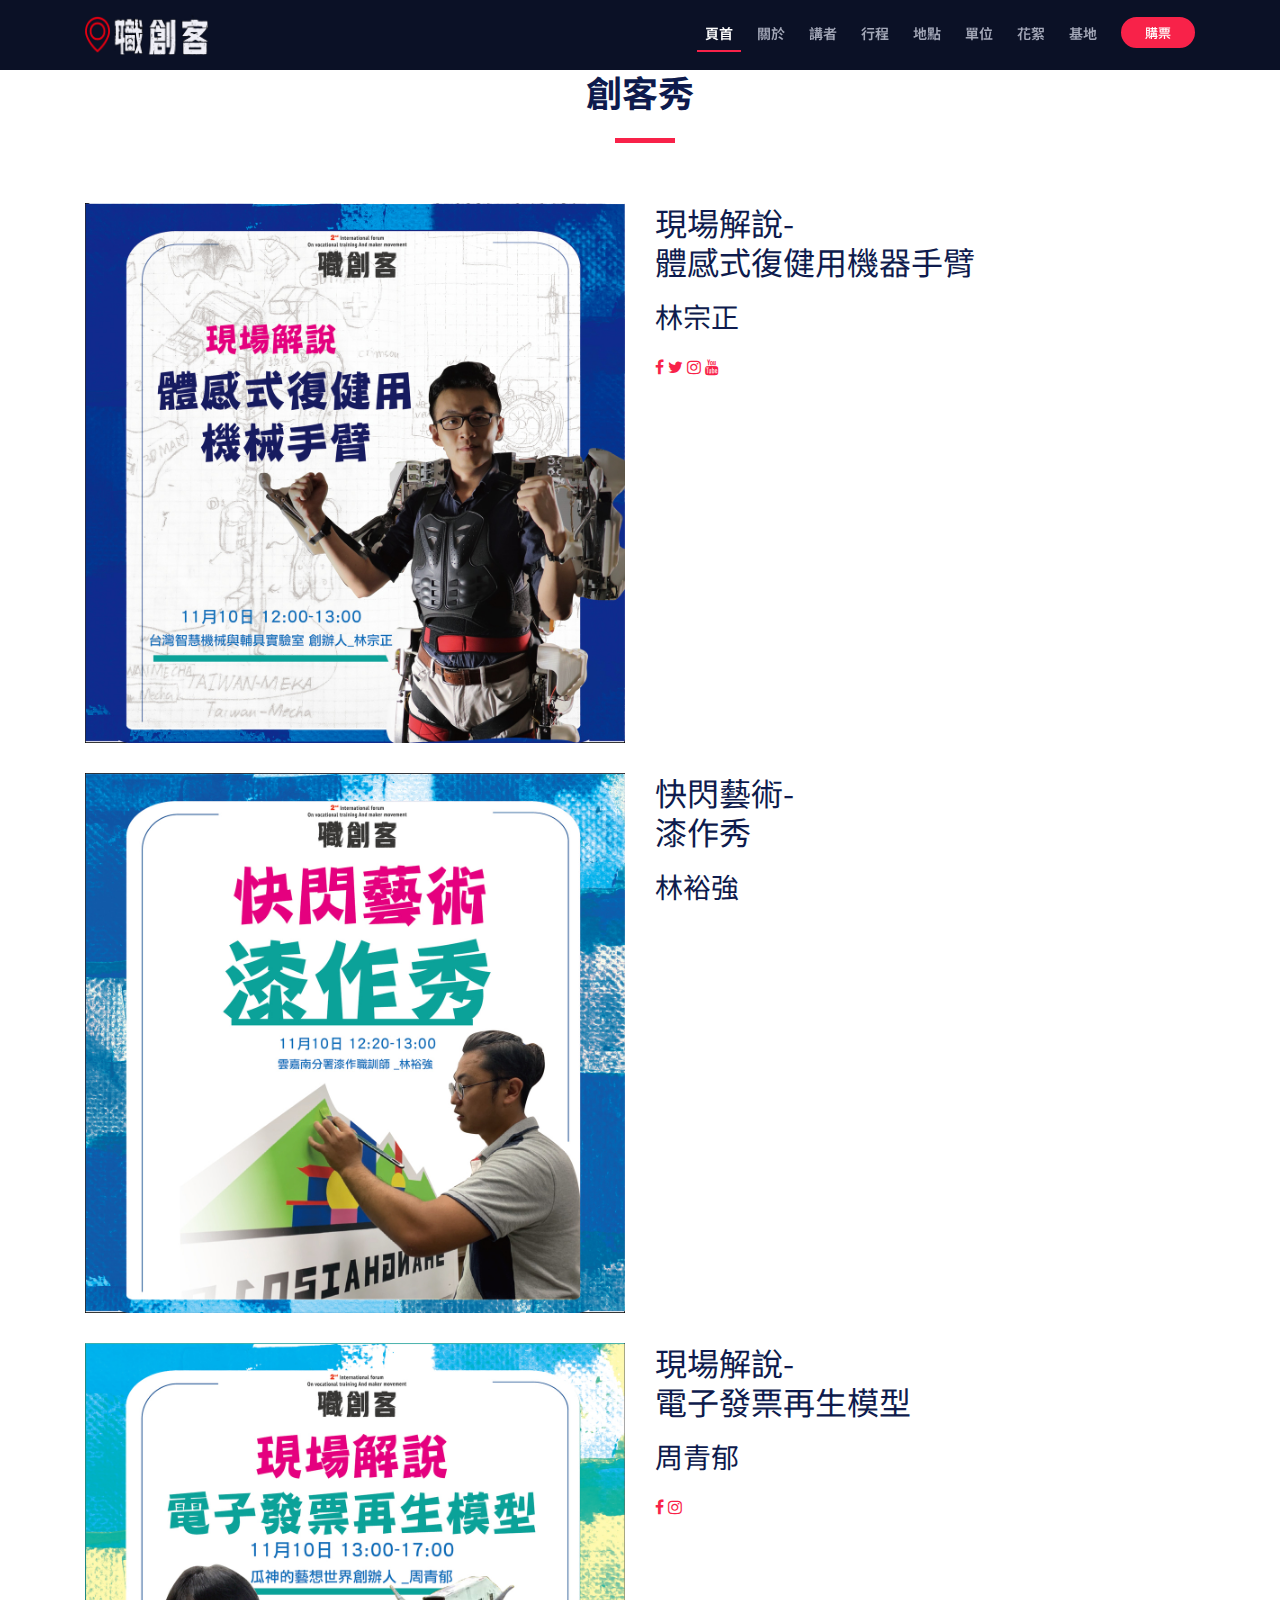
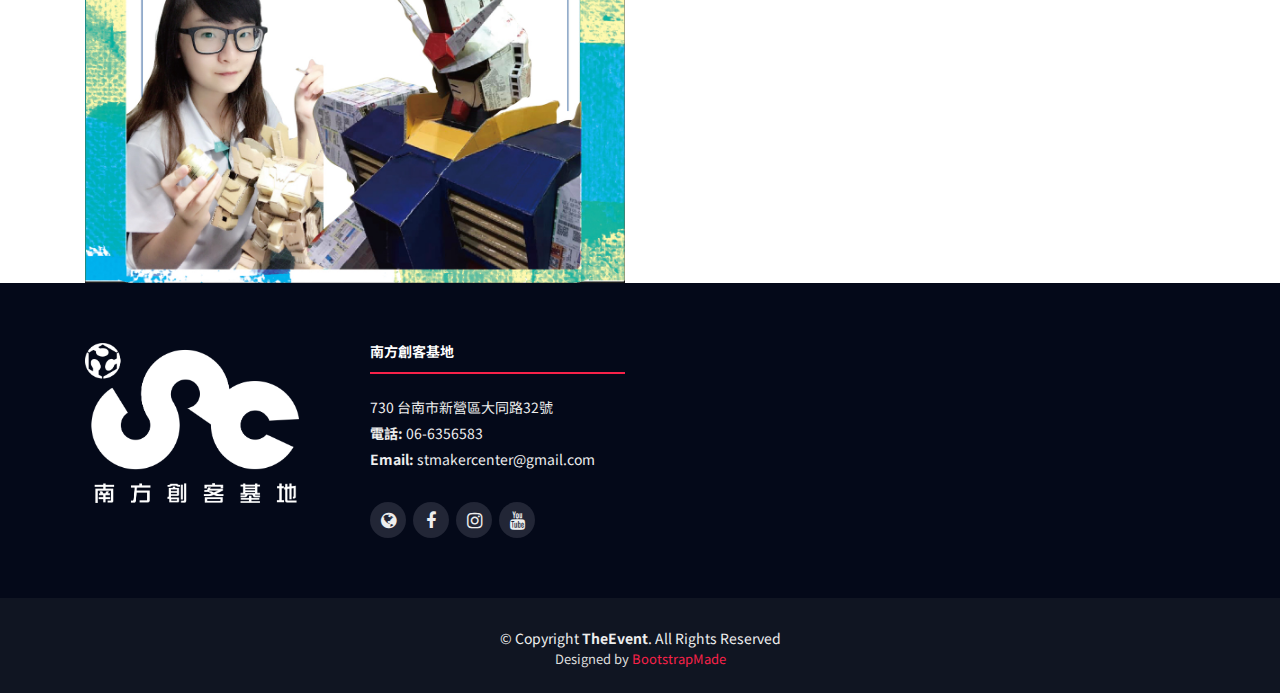
<file: show-details.html>
<!DOCTYPE html>
<html lang="zh-tw">

<head>
  <meta charset="utf-8">
  <title>南方創客基地 - 2019職創客國際研討會</title>
  <meta content="width=device-width, initial-scale=1.0" name="viewport">
  <meta content="" name="keywords">
  <meta content="" name="description">

  <!-- Favicons -->
  <link href="img/favicon.png" rel="icon">
  <link href="img/apple-touch-icon.png" rel="apple-touch-icon">

  <!-- Google Fonts -->
  <link href="https://fonts.googleapis.com/css?family=Noto+Sans+TC:400,500,700,900&display=swap&subset=chinese-traditional" rel="stylesheet">

  <!-- Bootstrap CSS File -->
  <link href="lib/bootstrap/css/bootstrap.min.css" rel="stylesheet">

  <!-- Libraries CSS Files -->
  <link href="lib/font-awesome/css/font-awesome.min.css" rel="stylesheet">
  <link href="lib/animate/animate.min.css" rel="stylesheet">
  <link href="lib/venobox/venobox.css" rel="stylesheet">
  <link href="lib/owlcarousel/assets/owl.carousel.min.css" rel="stylesheet">

  <!-- Main Stylesheet File -->
  <link href="css/style.css" rel="stylesheet">

  <!-- =======================================================
    Theme Name: TheEvent
    Theme URL: https://bootstrapmade.com/theevent-conference-event-bootstrap-template/
    Author: BootstrapMade.com
    License: https://bootstrapmade.com/license/
  ======================================================= -->
</head>

<body>

  <!--==========================
    Header
  ============================-->
  <header id="header" class="header-fixed">
    <div class="container">

      <div id="logo" class="pull-left">
        <!-- Uncomment below if you prefer to use a text logo -->
        <!-- <h1><a href="#main">C<span>o</span>nf</a></h1>-->
        <a href="index.html#intro" class="scrollto"><img src="img/logo.png" alt="" title=""></a>
      </div>

      <nav id="nav-menu-container">
        <ul class="nav-menu">
          <li class="menu-active"><a href="#intro">頁首</a></li>
          <li><a href="index.html#about">關於</a></li>
          <li><a href="index.html#speakers">講者</a></li>
          <li><a href="index.html#schedule">行程</a></li>
          <li><a href="index.html#venue">地點</a></li>
          <!--<li><a href="#hotels">Hotels</a></li>-->
          <li><a href="index.html#supporters">單位</a></li>
          <li><a href="index.html#gallery">花絮</a></li>
          <li><a href="index.html#contact">基地</a></li>
          <li class="buy-tickets"><a href="index.html#buy-tickets">購票</a></li>
        </ul>
      </nav><!-- #nav-menu-container -->
    </div>
  </header><!-- #header -->

  <main id="main" class="main-page">

    <!--==========================
      shows Details Section
    ============================-->
    <section id="show-details" class="wow fadeIn">
      <div class="container">
        <div class="section-header">
          <h2>創客秀</h2>
          <p></p>
        </div>

        <a name="show-1"></a>
         <p></p>
          <div class="row">
            <div class="col-md-6">
              <img src="img/shows/1.jpg" alt="林宗正" class="img-fluid">
            </div>

            <div class="col-md-6">
              <div class="details">
                <h2>現場解說-</br>體感式復健用機器手臂</h2>
                <h3>林宗正</h3>
                <p>
                  <a href="https://www.facebook.com/ethan.lee.94"><i class="fa fa-facebook" aria-hidden="true"></i></a>
                  <a href="https://twitter.com/SpeeddrawingsT?s=09&fbclid=IwAR2apW5fFSNv1tAtQEZw6kkKi4RGIZM7JD_TYN7e8putpmtHWddtFQxCBgk"><i class="fa fa-twitter" aria-hidden="true"></i></a>
                  <a href="https://www.instagram.com/watercolorpencil_art/"><i class="fa fa-instagram" aria-hidden="true"></i></a>
                  <a href="https://www.youtube.com/channel/UCGlwlGkaXHPLRMw6KW0GuEw"><i class="fa fa-youtube" aria-hidden="true"></i></a>
                </p>
                <p></p>
                <p></p>
              </div>
            </div>
          </div>

      <a name="show-2"></a>
       <p></p>
        <div class="row">
          <div class="col-md-6">
            <img src="img/shows/2.jpg" alt="林裕強" class="img-fluid">
          </div>

          <div class="col-md-6">
            <div class="details">
              <h2>快閃藝術-</br>漆作秀</h2>
              <h3>林裕強</h3>
              <p></br></p>
              <p></p>
              <p></p>
              <p></p>
            </div>
          </div>
        </div>

        <a name="show-3"></a>
         <p></p>
          <div class="row">
            <div class="col-md-6">
              <img src="img/shows/3.jpg" alt="周青郁" class="img-fluid">
            </div>

            <div class="col-md-6">
              <div class="details">
                <h2>現場解說-</br>電子發票再生模型</h2>
                <h3>周青郁</h3>
                <p>
                  <a href="https://www.facebook.com/money.122900/"><i class="fa fa-facebook" aria-hidden="true"></i></a>
                  <a href="https://www.instagram.com/money.122900"><i class="fa fa-instagram" aria-hidden="true"></i></a>
                </p>
                <p></br></br></p>
                <p></p>
                <p></p>
              </div>
            </div>
        </div>


      </div>
    </section>

  </main>


  <!--==========================
    Footer
  ============================-->
  <footer id="footer">
    <div class="footer-top">
      <div class="container">
        <div class="row">

          <div class="col-lg-3 col-md-6 footer-info">
              <img src="img/stmclogo.png" alt="Fablab STMC">
              <p></p>
          </div>

          <!--<div class="col-lg-3 col-md-6 footer-links">
            <h4>Useful Links</h4>
            <ul>
              <li><i class="fa fa-angle-right"></i> <a href="#">Home</a></li>
              <li><i class="fa fa-angle-right"></i> <a href="#">About us</a></li>
              <li><i class="fa fa-angle-right"></i> <a href="#">Services</a></li>
              <li><i class="fa fa-angle-right"></i> <a href="#">Terms of service</a></li>
              <li><i class="fa fa-angle-right"></i> <a href="#">Privacy policy</a></li>
            </ul>
          </div>

          <div class="col-lg-3 col-md-6 footer-links">
            <h4>Useful Links</h4>
            <ul>
              <li><i class="fa fa-angle-right"></i> <a href="#">Home</a></li>
              <li><i class="fa fa-angle-right"></i> <a href="#">About us</a></li>
              <li><i class="fa fa-angle-right"></i> <a href="#">Services</a></li>
              <li><i class="fa fa-angle-right"></i> <a href="#">Terms of service</a></li>
              <li><i class="fa fa-angle-right"></i> <a href="#">Privacy policy</a></li>
            </ul>
          </div>-->

          <div class="col-lg-3 col-md-6 footer-contact">
            <h4>南方創客基地</h4>
            <p>
              730 台南市新營區大同路32號 <br>
              <strong>電話:</strong> 06-6356583<br>
              <strong>Email:</strong> stmakercenter@gmail.com<br>
            </p>

            <div class="social-links">
              <a href="https://southmaker.wda.gov.tw/" class="globe"><i class="fa fa-globe"></i></a>
              <a href="https://www.facebook.com/southmaker" class="facebook"><i class="fa fa-facebook"></i></a>
              <a href="https://www.instagram.com/fablab_stmc/" class="instagram"><i class="fa fa-instagram"></i></a>
              <a href="https://www.youtube.com/channel/UCC00gR75LHkbfFDJ-mv2ZuQ" class="youtube"><i class="fa fa-youtube"></i></a>
            </div>

          </div>

        </div>
      </div>
    </div>

    <div class="container">
      <div class="copyright">
        &copy; Copyright <strong>TheEvent</strong>. All Rights Reserved
      </div>
      <div class="credits">
        <!--
          All the links in the footer should remain intact.
          You can delete the links only if you purchased the pro version.
          Licensing information: https://bootstrapmade.com/license/
          Purchase the pro version with working PHP/AJAX contact form: https://bootstrapmade.com/buy/?theme=TheEvent
        -->
        Designed by <a href="https://bootstrapmade.com/">BootstrapMade</a>
      </div>
    </div>
  </footer><!-- #footer -->

  <a href="#" class="back-to-top"><i class="fa fa-angle-up"></i></a>

  <!-- JavaScript Libraries -->
  <script src="lib/jquery/jquery.min.js"></script>
  <script src="lib/jquery/jquery-migrate.min.js"></script>
  <script src="lib/bootstrap/js/bootstrap.bundle.min.js"></script>
  <script src="lib/easing/easing.min.js"></script>
  <script src="lib/superfish/hoverIntent.js"></script>
  <script src="lib/superfish/superfish.min.js"></script>
  <script src="lib/wow/wow.min.js"></script>
  <script src="lib/venobox/venobox.min.js"></script>
  <script src="lib/owlcarousel/owl.carousel.min.js"></script>

  <!-- Contact Form JavaScript File -->
  <script src="contactform/contactform.js"></script>

  <!-- Template Main Javascript File -->
  <script src="js/main.js"></script>
</body>

</html>
</file>
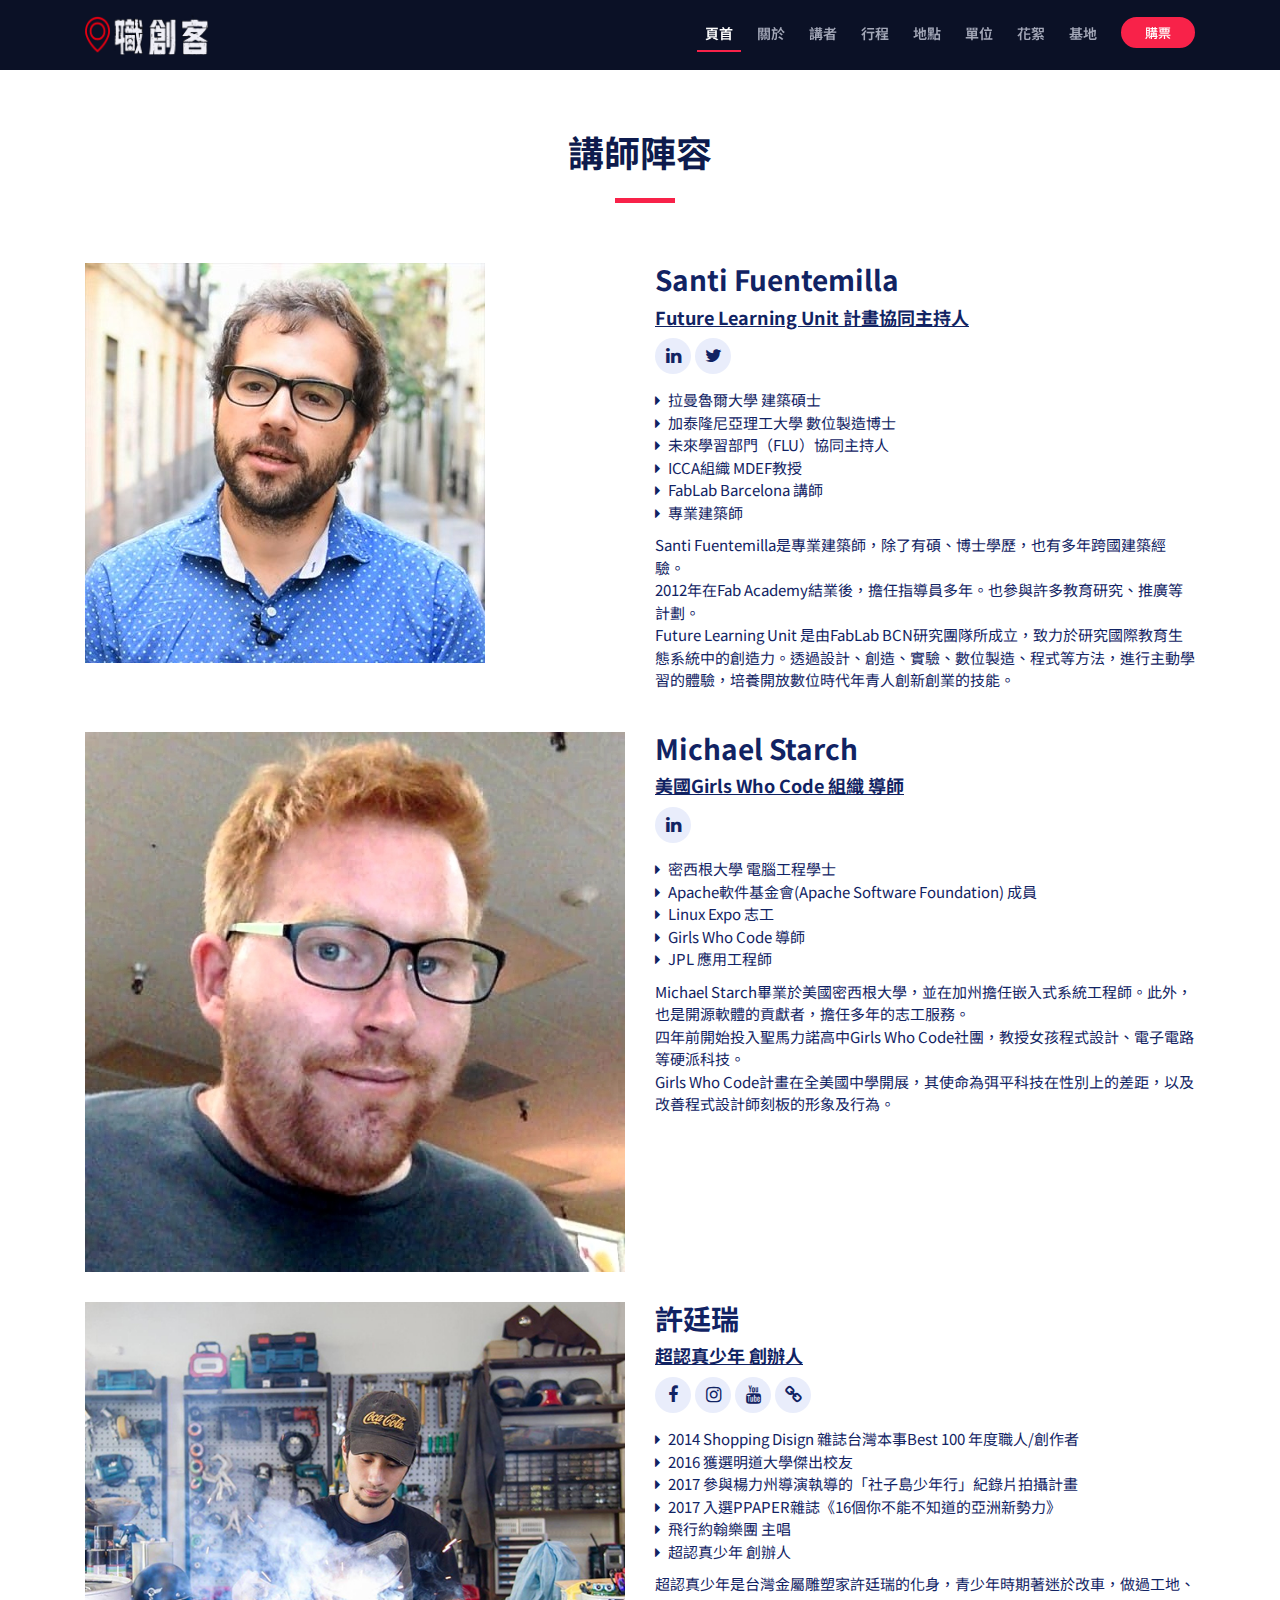
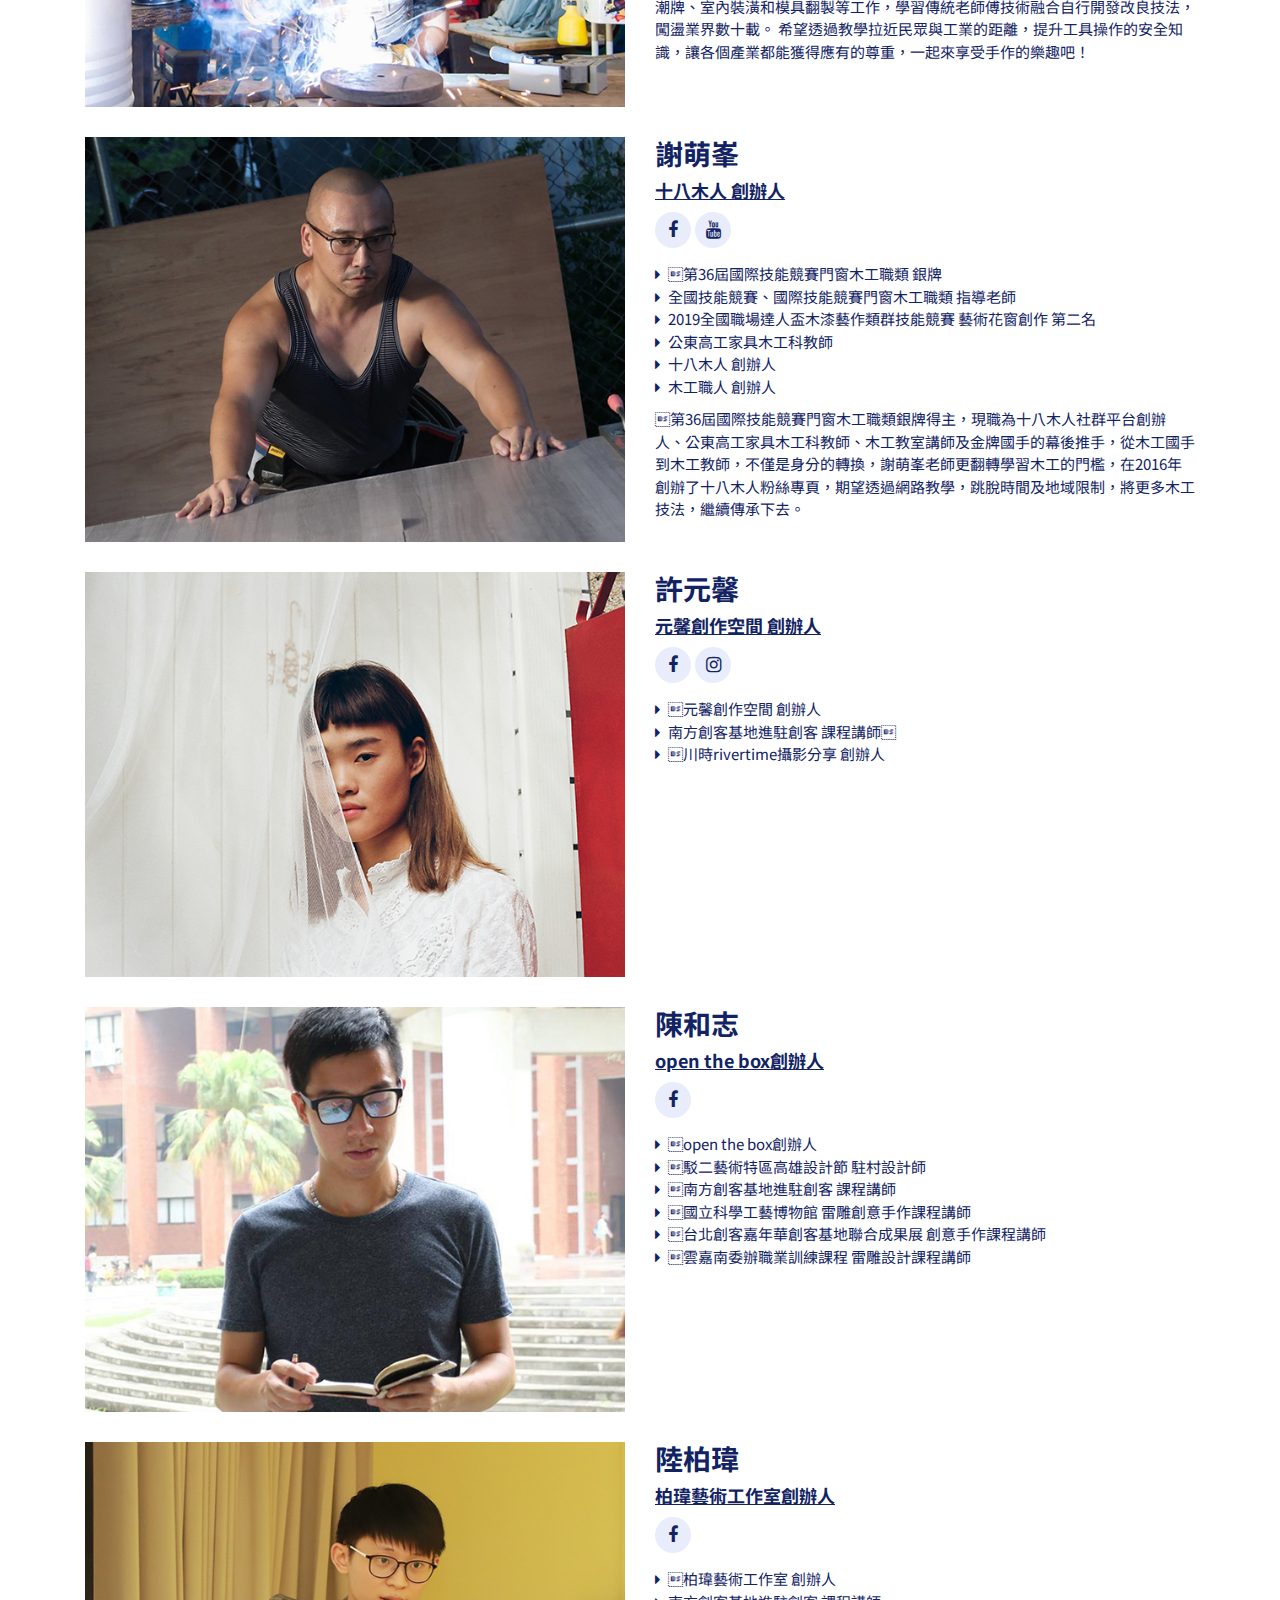
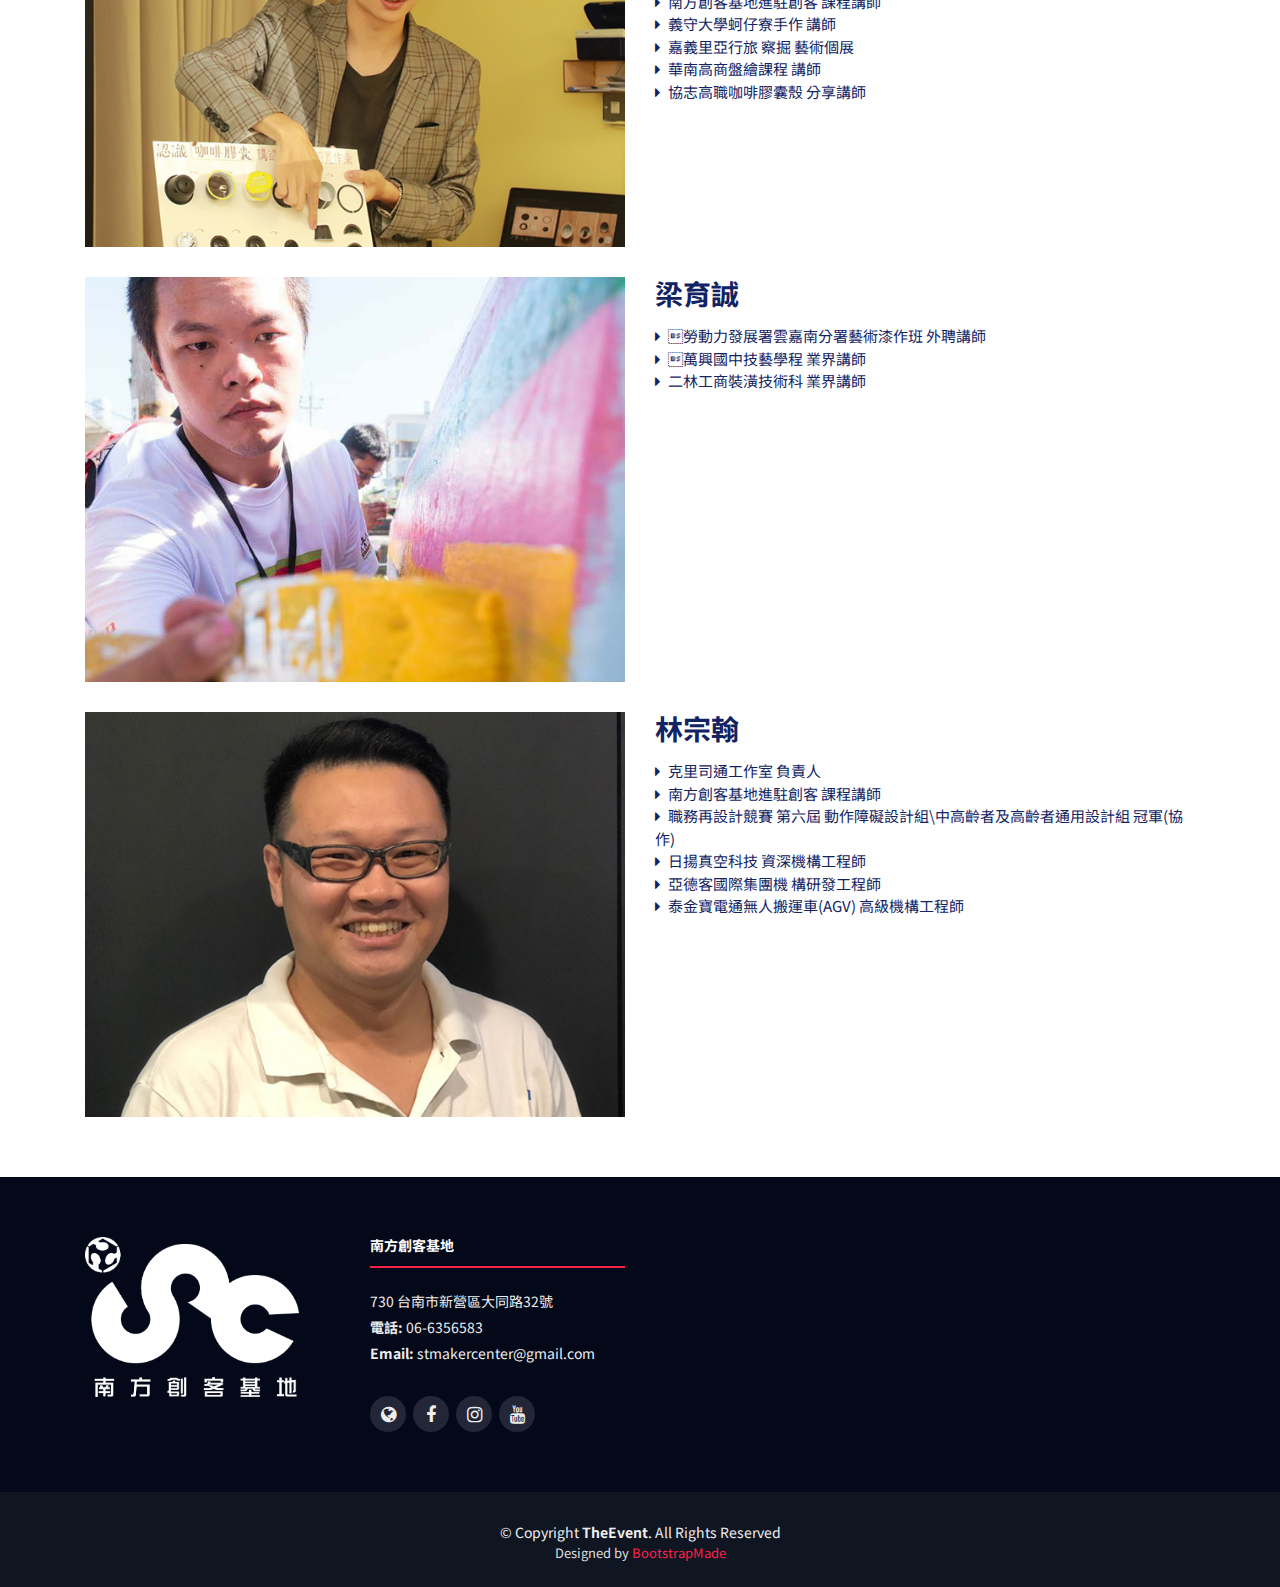
<file: speaker-details.html>
<!DOCTYPE html>
<html lang="zh-tw">

<head>
  <meta charset="utf-8">
  <title>南方創客基地 - 2019職創客國際研討會</title>
  <meta content="width=device-width, initial-scale=1.0" name="viewport">
  <meta content="" name="keywords">
  <meta content="" name="description">

  <!-- Favicons -->
  <link href="img/favicon.png" rel="icon">
  <link href="img/apple-touch-icon.png" rel="apple-touch-icon">

  <!-- Google Fonts -->
  <link href="https://fonts.googleapis.com/css?family=Noto+Sans+TC:400,500,700,900&display=swap&subset=chinese-traditional" rel="stylesheet">

  <!-- Bootstrap CSS File -->
  <link href="lib/bootstrap/css/bootstrap.min.css" rel="stylesheet">

  <!-- Libraries CSS Files -->
  <link href="lib/font-awesome/css/font-awesome.min.css" rel="stylesheet">
  <link href="lib/animate/animate.min.css" rel="stylesheet">
  <link href="lib/venobox/venobox.css" rel="stylesheet">
  <link href="lib/owlcarousel/assets/owl.carousel.min.css" rel="stylesheet">

  <!-- Main Stylesheet File -->
  <link href="css/style.css" rel="stylesheet">

  <!-- =======================================================
    Theme Name: TheEvent
    Theme URL: https://bootstrapmade.com/theevent-conference-event-bootstrap-template/
    Author: BootstrapMade.com
    License: https://bootstrapmade.com/license/
  ======================================================= -->
</head>

<body>

  <!--==========================
    Header
  ============================-->
  <header id="header" class="header-fixed">
    <div class="container">

      <div id="logo" class="pull-left">
        <!-- Uncomment below if you prefer to use a text logo -->
        <!-- <h1><a href="#main">C<span>o</span>nf</a></h1>-->
        <a href="index.html#intro" class="scrollto"><img src="img/logo.png" alt="" title=""></a>
      </div>

      <nav id="nav-menu-container">
        <ul class="nav-menu">
          <li class="menu-active"><a href="#intro">頁首</a></li>
          <li><a href="index.html#about">關於</a></li>
          <li><a href="index.html#speakers">講者</a></li>
          <li><a href="index.html#schedule">行程</a></li>
          <li><a href="index.html#venue">地點</a></li>
          <!--<li><a href="#hotels">Hotels</a></li>-->
          <li><a href="index.html#supporters">單位</a></li>
          <li><a href="index.html#gallery">花絮</a></li>
          <li><a href="index.html#contact">基地</a></li>
          <li class="buy-tickets"><a href="index.html#buy-tickets">購票</a></li>
        </ul>
      </nav><!-- #nav-menu-container -->
    </div>
  </header><!-- #header -->

  <main id="main" class="main-page">

    <!--==========================
      Speaker Details Section
    ============================-->
    <section id="speakers-details" class="wow fadeIn">
      <div class="container">
        <div class="section-header">
          <h2>講師陣容</h2>
          <p></p>
        </div>

        <a name="speaker-1"></a>
                       <p></p>
                        <div class="row">
                          <div class="col-md-6">
                            <img src="img/speakers/1-.jpg" alt="Santi Fuentemilla" class="img-fluid">
                          </div>

                          <div class="col-md-6">
                            <div class="details">
                              <h2>Santi Fuentemilla</h2>
                              <h3>Future Learning Unit 計畫協同主持人</h3>
                              <div class="social">
                                <a href="https://www.linkedin.com/in/santi-fuentemilla-garriga-7877892b/"><i class="fa fa-linkedin" aria-hidden="true"></i></a>
                                <a href="https://twitter.com/santifu"><i class="fa fa-twitter" aria-hidden="true"></i></a>
                              </div>
                              <p>
                                <i class="fa fa-caret-right" aria-hidden="true"></i>&ensp;拉曼魯爾大學 建築碩士</br>
                                <i class="fa fa-caret-right" aria-hidden="true"></i>&ensp;加泰隆尼亞理工大學 數位製造博士</br>
                                <i class="fa fa-caret-right" aria-hidden="true"></i>&ensp;未來學習部門（FLU）協同主持人</br>
                                <i class="fa fa-caret-right" aria-hidden="true"></i>&ensp;ICCA組織 MDEF教授</br>
                                <i class="fa fa-caret-right" aria-hidden="true"></i>&ensp;FabLab Barcelona 講師</br>
                                <i class="fa fa-caret-right" aria-hidden="true"></i>&ensp;專業建築師
                              </p>
                              <p>Santi Fuentemilla是專業建築師，除了有碩、博士學歷，也有多年跨國建築經驗。</br>
                                2012年在Fab Academy結業後，擔任指導員多年。也參與許多教育研究、推廣等計劃。</br>
                                Future Learning Unit 是由FabLab BCN研究團隊所成立，致力於研究國際教育生態系統中的創造力。透過設計、創造、實驗、數位製造、程式等方法，進行主動學習的體驗，培養開放數位時代年青人創新創業的技能。</p>
                              <p></p>
                            </div>
                          </div>
                        </div>

      <a name="speaker-2"></a>
               <p></p>
                <div class="row">
                  <div class="col-md-6">
                    <img src="img/speakers/2-.jpg" alt="Michael Starch" class="img-fluid">
                  </div>

                  <div class="col-md-6">
                    <div class="details">
                      <h2>Michael Starch</h2>
                      <h3>美國Girls Who Code 組織 導師</h3>
                      <div class="social">
                        <a href="https://www.linkedin.com/in/michael-starch-9015841a/"><i class="fa fa-linkedin" aria-hidden="true"></i></a>
                      </div>
                      <p>
                        <i class="fa fa-caret-right" aria-hidden="true"></i>&ensp;密西根大學 電腦工程學士</br>
                        <i class="fa fa-caret-right" aria-hidden="true"></i>&ensp;Apache軟件基金會(Apache Software Foundation) 成員</br>
                        <i class="fa fa-caret-right" aria-hidden="true"></i>&ensp;Linux Expo 志工</br>
                        <i class="fa fa-caret-right" aria-hidden="true"></i>&ensp;Girls Who Code 導師</br>
                        <i class="fa fa-caret-right" aria-hidden="true"></i>&ensp;JPL 應用工程師
                      </p>
                      <p>Michael Starch畢業於美國密西根大學，並在加州擔任嵌入式系統工程師。此外，也是開源軟體的貢獻者，擔任多年的志工服務。</br>
                        四年前開始投入聖馬力諾高中Girls Who Code社團，教授女孩程式設計、電子電路等硬派科技。</br>
                        Girls Who Code計畫在全美國中學開展，其使命為弭平科技在性別上的差距，以及改善程式設計師刻板的形象及行為。</p>
                      <p></p>
                    </div>
                  </div>
                </div>

      <a name="speaker-3"></a>
       <p></p>
        <div class="row">
          <div class="col-md-6">
            <img src="img/speakers/3.jpg" alt="許廷瑞" class="img-fluid">
          </div>

          <div class="col-md-6">
            <div class="details">
              <h2>許廷瑞</h2>
              <h3>超認真少年 創辦人</h3>
              <div class="social">
                <a href="https://www.facebook.com/imseriou/"><i class="fa fa-facebook" aria-hidden="true"></i></a>
                <a href="https://www.instagram.com/imseriou/"><i class="fa fa-instagram" aria-hidden="true"></i></a>
                <a href="https://www.youtube.com/channel/UCckzc03-ycrpB1XIUfRhpnw"><i class="fa fa-youtube" aria-hidden="true"></i></a>
                <a href="https://z0919920222.wixsite.com/zaizai"><i class="fa fa-link" aria-hidden="true"></i></a>
              </div>
              <p>
                <i class="fa fa-caret-right" aria-hidden="true"></i>&ensp;2014 Shopping Disign 雜誌台灣本事Best 100 年度職人/創作者</br>
                <i class="fa fa-caret-right" aria-hidden="true"></i>&ensp;2016 獲選明道大學傑出校友</br>
                <i class="fa fa-caret-right" aria-hidden="true"></i>&ensp;2017 參與楊力州導演執導的「社子島少年行」紀錄片拍攝計畫</br>
                <i class="fa fa-caret-right" aria-hidden="true"></i>&ensp;2017 入選PPAPER雜誌《16個你不能不知道的亞洲新勢力》</br>
                <i class="fa fa-caret-right" aria-hidden="true"></i>&ensp;飛行約翰樂團 主唱</br>
                <i class="fa fa-caret-right" aria-hidden="true"></i>&ensp;超認真少年 創辦人
              </p>
              <p>超認真少年是台灣金屬雕塑家許廷瑞的化身，青少年時期著迷於改車，做過工地、潮牌、室內裝潢和模具翻製等工作，學習傳統老師傅技術融合自行開發改良技法，闖盪業界數十載。 希望透過教學拉近民眾與工業的距離，提升工具操作的安全知識，讓各個產業都能獲得應有的尊重，一起來享受手作的樂趣吧！</p>
              <p></p>
            </div>
          </div>
        </div>

      <a name="speaker-4"></a>
        <p></p>
          <div class="row">
            <div class="col-md-6">
              <img src="img/speakers/4.jpg" alt="謝萌峯" class="img-fluid">
            </div>

            <div class="col-md-6">
              <div class="details">
                <h2>謝萌峯</h2>
                <h3>十八木人 創辦人</h3>
                <div class="social">
                  <a href="https://www.facebook.com/18carpenter/"><i class="fa fa-facebook"></i></a>
                  <a href="https://www.youtube.com/channel/UC6_VDGjSJKR9ccd2fcobDig"><i class="fa fa-youtube" aria-hidden="true"></i></a>
                </div>
                <p>
                  <i class="fa fa-caret-right" aria-hidden="true"></i>&ensp;第36屆國際技能競賽門窗木工職類 銀牌</br>
                  <i class="fa fa-caret-right" aria-hidden="true"></i>&ensp;全國技能競賽、國際技能競賽門窗木工職類 指導老師</br>
                  <i class="fa fa-caret-right" aria-hidden="true"></i>&ensp;2019全國職場達人盃木漆藝作類群技能競賽 藝術花窗創作 第二名</br>
                  <i class="fa fa-caret-right" aria-hidden="true"></i>&ensp;公東高工家具木工科教師</br>
                  <i class="fa fa-caret-right" aria-hidden="true"></i>&ensp;十八木人 創辦人</br>
                  <i class="fa fa-caret-right" aria-hidden="true"></i>&ensp;木工職人 創辦人
                </p>
                <p>第36屆國際技能競賽門窗木工職類銀牌得主，現職為十八木人社群平台創辦人、公東高工家具木工科教師、木工教室講師及金牌國手的幕後推手，從木工國手到木工教師，不僅是身分的轉換，謝萌峯老師更翻轉學習木工的門檻，在2016年創辦了十八木人粉絲專頁，期望透過網路教學，跳脫時間及地域限制，將更多木工技法，繼續傳承下去。</p>
                <p></p>
              </div>
            </div>
          </div>

          <a name="speaker-5"></a>
           <p></p>
            <div class="row">
              <div class="col-md-6">
                <img src="img/speakers/5.jpg" alt="許元馨" class="img-fluid">
              </div>

              <div class="col-md-6">
                <div class="details">
                  <h2>許元馨</h2>
                  <h3>元馨創作空間 創辦人</h3>
                  <div class="social">
                    <a href="https://www.facebook.com/littleprincess2407/"><i class="fa fa-facebook" aria-hidden="true"></i></a>
                    <a href="https://www.instagram.com/billnogates_/"><i class="fa fa-instagram"></i></a>
                  </div>
                  <p>
                    <i class="fa fa-caret-right" aria-hidden="true"></i>&ensp;元馨創作空間 創辦人</br>
                    <i class="fa fa-caret-right" aria-hidden="true"></i>&ensp;南方創客基地進駐創客 課程講師</br>
                    <i class="fa fa-caret-right" aria-hidden="true"></i>&ensp;川時rivertime攝影分享 創辦人
                  </p>
                  <p></p>
                  <p></p>
                </div>
              </div>
            </div>

            <a name="speaker-6"></a>
              <p></p>
              <div class="row">
                <div class="col-md-6">
                  <img src="img/speakers/6.jpg" alt="陳和志" class="img-fluid">
                </div>

                <div class="col-md-6">
                  <div class="details">
                    <h2>陳和志</h2>
                    <h3>open the box創辦人</h3>
                    <div class="social">
                      <a href="https://www.facebook.com/Amimibox/"><i class="fa fa-facebook" aria-hidden="true"></i></a>
                    </div>
                    <p>
                      <i class="fa fa-caret-right" aria-hidden="true"></i>&ensp;open the box創辦人</br>
                      <i class="fa fa-caret-right" aria-hidden="true"></i>&ensp;駁二藝術特區高雄設計節 駐村設計師</br>
                      <i class="fa fa-caret-right" aria-hidden="true"></i>&ensp;南方創客基地進駐創客 課程講師</br>
                      <i class="fa fa-caret-right" aria-hidden="true"></i>&ensp;國立科學工藝博物館 雷雕創意手作課程講師</br>
                      <i class="fa fa-caret-right" aria-hidden="true"></i>&ensp;台北創客嘉年華創客基地聯合成果展 創意手作課程講師</br>
                      <i class="fa fa-caret-right" aria-hidden="true"></i>&ensp;雲嘉南委辦職業訓練課程 雷雕設計課程講師
                    </p>
                    <p></p>
                    <p></p>
                  </div>
                </div>
              </div>

              <a name="speaker-7"></a>
                <p></p>
                <div class="row">
                  <div class="col-md-6">
                    <img src="img/speakers/7.jpg" alt="陸柏瑋" class="img-fluid">
                  </div>

                  <div class="col-md-6">
                    <div class="details">
                      <h2>陸柏瑋</h2>
                      <h3>柏瑋藝術工作室創辦人</h3>
                      <div class="social">
                        <a href="https://www.facebook.com/Bo.weilu.1221"><i class="fa fa-facebook" aria-hidden="true"></i></a>
                      </div>
                      <p>
                        <i class="fa fa-caret-right" aria-hidden="true"></i>&ensp;柏瑋藝術工作室 創辦人</br>
                        <i class="fa fa-caret-right" aria-hidden="true"></i>&ensp;南方創客基地進駐創客 課程講師</br>
                        <i class="fa fa-caret-right" aria-hidden="true"></i>&ensp;義守大學蚵仔寮手作 講師</br>
                        <i class="fa fa-caret-right" aria-hidden="true"></i>&ensp;嘉義里亞行旅 察掘 藝術個展</br>
                        <i class="fa fa-caret-right" aria-hidden="true"></i>&ensp;華南高商盤繪課程 講師</br>
                        <i class="fa fa-caret-right" aria-hidden="true"></i>&ensp;協志高職咖啡膠囊殼 分享講師
                      </p>
                      <p></p>
                      <p></p>
                    </div>
                  </div>
                </div>

                <a name="speaker-8"></a>
                  <p></p>
                  <div class="row">
                    <div class="col-md-6">
                      <img src="img/speakers/8.jpg" alt="梁育誠" class="img-fluid">
                    </div>

                    <div class="col-md-6">
                      <div class="details">
                        <h2>梁育誠</h2>
                        <div class="social">

                        </div>
                        <p>
                          <i class="fa fa-caret-right" aria-hidden="true"></i>&ensp;勞動力發展署雲嘉南分署藝術漆作班 外聘講師</br>
                          <i class="fa fa-caret-right" aria-hidden="true"></i>&ensp;萬興國中技藝學程 業界講師</br>
                          <i class="fa fa-caret-right" aria-hidden="true"></i>&ensp;二林工商裝潢技術科 業界講師</br>
                        </p>
                        <p></p>
                        <p></p>
                      </div>
                    </div>
                  </div>

                  <a name="speaker-9"></a>
                    <p></p>
                    <div class="row">
                      <div class="col-md-6">
                        <img src="img/speakers/9.jpg" alt="林宗翰" class="img-fluid">
                      </div>

                      <div class="col-md-6">
                        <div class="details">
                          <h2>林宗翰</h2>
                          <div class="social">

                          </div>
                          <p>
                            <i class="fa fa-caret-right" aria-hidden="true"></i>&ensp;克里司通工作室 負責人</br>
                            <i class="fa fa-caret-right" aria-hidden="true"></i>&ensp;南方創客基地進駐創客 課程講師</br>
                            <i class="fa fa-caret-right" aria-hidden="true"></i>&ensp;職務再設計競賽 第六屆 動作障礙設計組\中高齡者及高齡者通用設計組 冠軍(協作)</br>
                            <i class="fa fa-caret-right" aria-hidden="true"></i>&ensp;日揚真空科技 資深機構工程師</br>
                            <i class="fa fa-caret-right" aria-hidden="true"></i>&ensp;亞德客國際集團機 構研發工程師</br>
                            <i class="fa fa-caret-right" aria-hidden="true"></i>&ensp;泰金寶電通無人搬運車(AGV) 高級機構工程師</br>
                          </p>
                          <p></p>
                          <p></p>
                        </div>
                      </div>
                    </div>

      </div>
    </section>

  </main>


  <!--==========================
    Footer
  ============================-->
  <footer id="footer">
    <div class="footer-top">
      <div class="container">
        <div class="row">

          <div class="col-lg-3 col-md-6 footer-info">
              <img src="img/stmclogo.png" alt="Fablab STMC">
              <p></p>
          </div>

          <!--<div class="col-lg-3 col-md-6 footer-links">
            <h4>Useful Links</h4>
            <ul>
              <li><i class="fa fa-angle-right"></i> <a href="#">Home</a></li>
              <li><i class="fa fa-angle-right"></i> <a href="#">About us</a></li>
              <li><i class="fa fa-angle-right"></i> <a href="#">Services</a></li>
              <li><i class="fa fa-angle-right"></i> <a href="#">Terms of service</a></li>
              <li><i class="fa fa-angle-right"></i> <a href="#">Privacy policy</a></li>
            </ul>
          </div>

          <div class="col-lg-3 col-md-6 footer-links">
            <h4>Useful Links</h4>
            <ul>
              <li><i class="fa fa-angle-right"></i> <a href="#">Home</a></li>
              <li><i class="fa fa-angle-right"></i> <a href="#">About us</a></li>
              <li><i class="fa fa-angle-right"></i> <a href="#">Services</a></li>
              <li><i class="fa fa-angle-right"></i> <a href="#">Terms of service</a></li>
              <li><i class="fa fa-angle-right"></i> <a href="#">Privacy policy</a></li>
            </ul>
          </div>-->

          <div class="col-lg-3 col-md-6 footer-contact">
            <h4>南方創客基地</h4>
            <p>
              730 台南市新營區大同路32號 <br>
              <strong>電話:</strong> 06-6356583<br>
              <strong>Email:</strong> stmakercenter@gmail.com<br>
            </p>

            <div class="social-links">
              <a href="https://southmaker.wda.gov.tw/" class="globe"><i class="fa fa-globe"></i></a>
              <a href="https://www.facebook.com/southmaker" class="facebook"><i class="fa fa-facebook"></i></a>
              <a href="https://www.instagram.com/fablab_stmc/" class="instagram"><i class="fa fa-instagram"></i></a>
              <a href="https://www.youtube.com/channel/UCC00gR75LHkbfFDJ-mv2ZuQ" class="youtube"><i class="fa fa-youtube"></i></a>
            </div>

          </div>

        </div>
      </div>
    </div>

    <div class="container">
      <div class="copyright">
        &copy; Copyright <strong>TheEvent</strong>. All Rights Reserved
      </div>
      <div class="credits">
        <!--
          All the links in the footer should remain intact.
          You can delete the links only if you purchased the pro version.
          Licensing information: https://bootstrapmade.com/license/
          Purchase the pro version with working PHP/AJAX contact form: https://bootstrapmade.com/buy/?theme=TheEvent
        -->
        Designed by <a href="https://bootstrapmade.com/">BootstrapMade</a>
      </div>
    </div>
  </footer><!-- #footer -->

  <a href="#" class="back-to-top"><i class="fa fa-angle-up"></i></a>

  <!-- JavaScript Libraries -->
  <script src="lib/jquery/jquery.min.js"></script>
  <script src="lib/jquery/jquery-migrate.min.js"></script>
  <script src="lib/bootstrap/js/bootstrap.bundle.min.js"></script>
  <script src="lib/easing/easing.min.js"></script>
  <script src="lib/superfish/hoverIntent.js"></script>
  <script src="lib/superfish/superfish.min.js"></script>
  <script src="lib/wow/wow.min.js"></script>
  <script src="lib/venobox/venobox.min.js"></script>
  <script src="lib/owlcarousel/owl.carousel.min.js"></script>

  <!-- Contact Form JavaScript File -->
  <script src="contactform/contactform.js"></script>

  <!-- Template Main Javascript File -->
  <script src="js/main.js"></script>
</body>

</html>
</file>
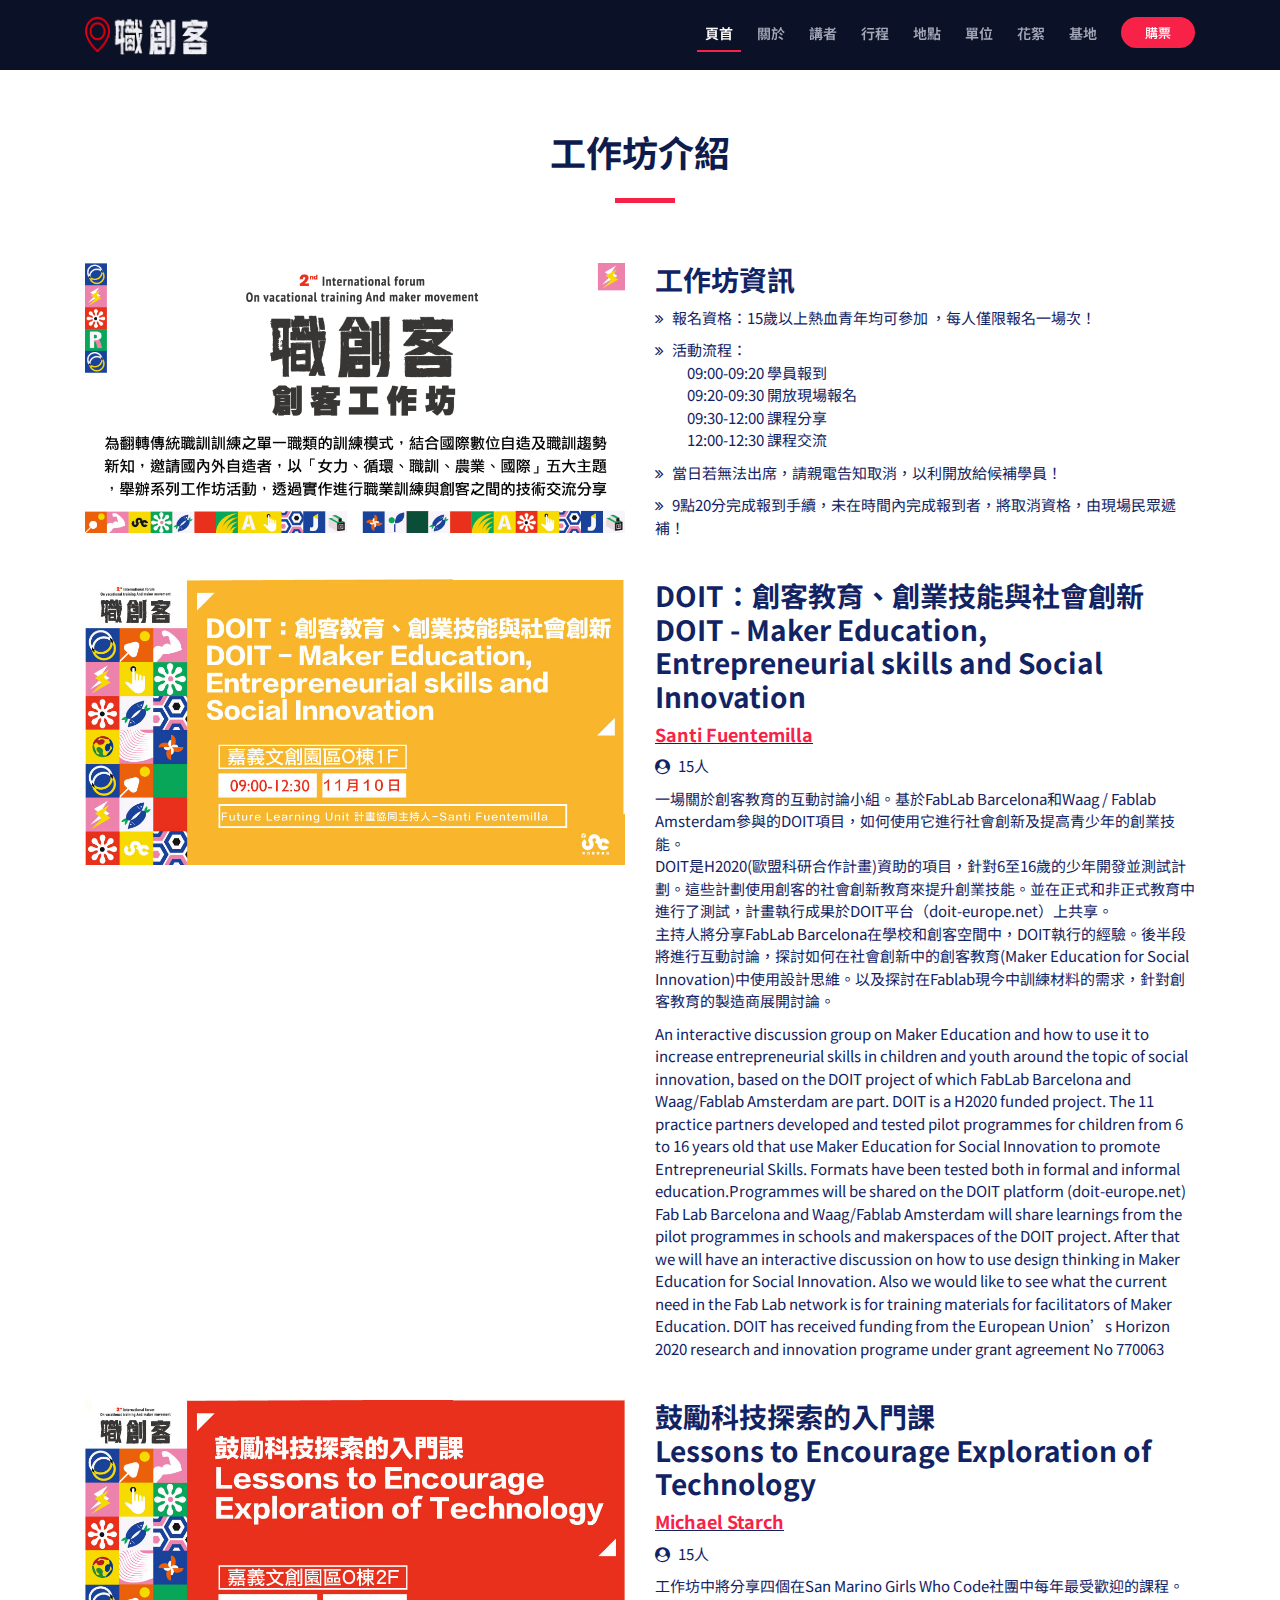
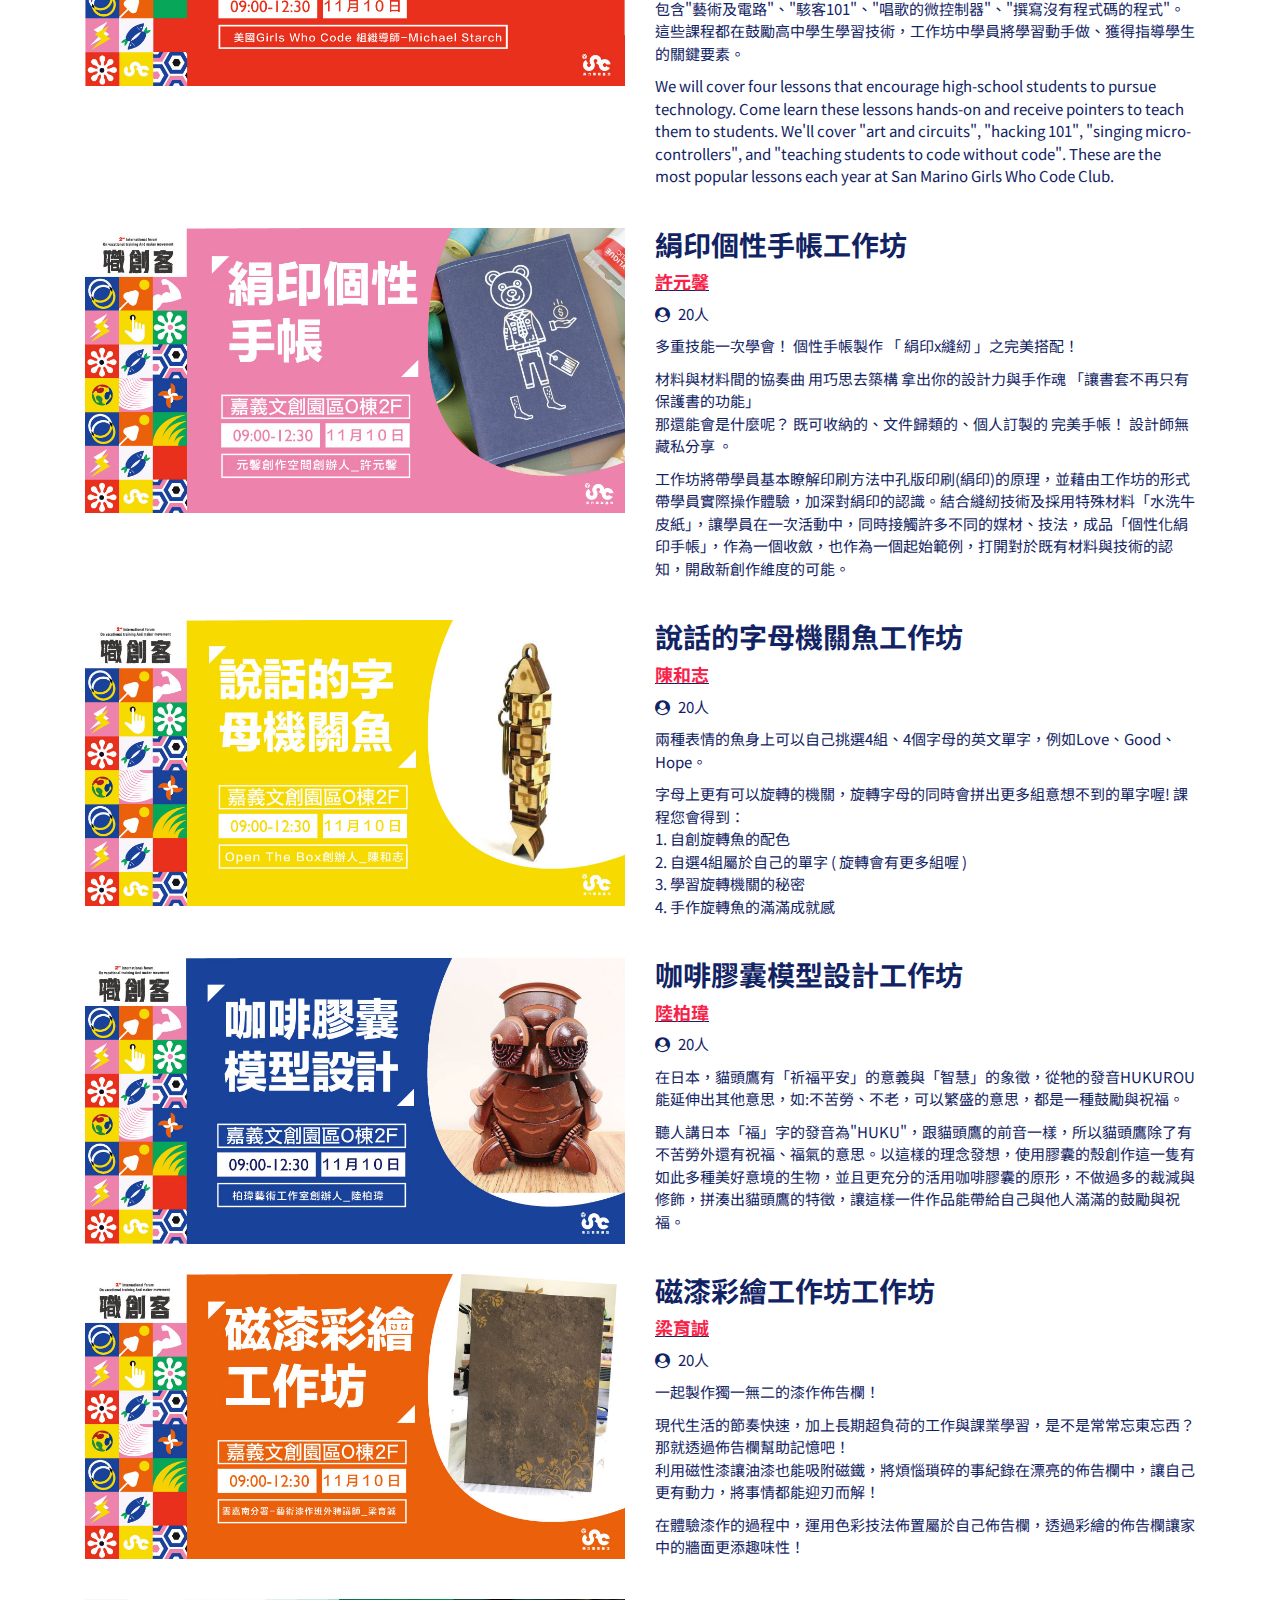
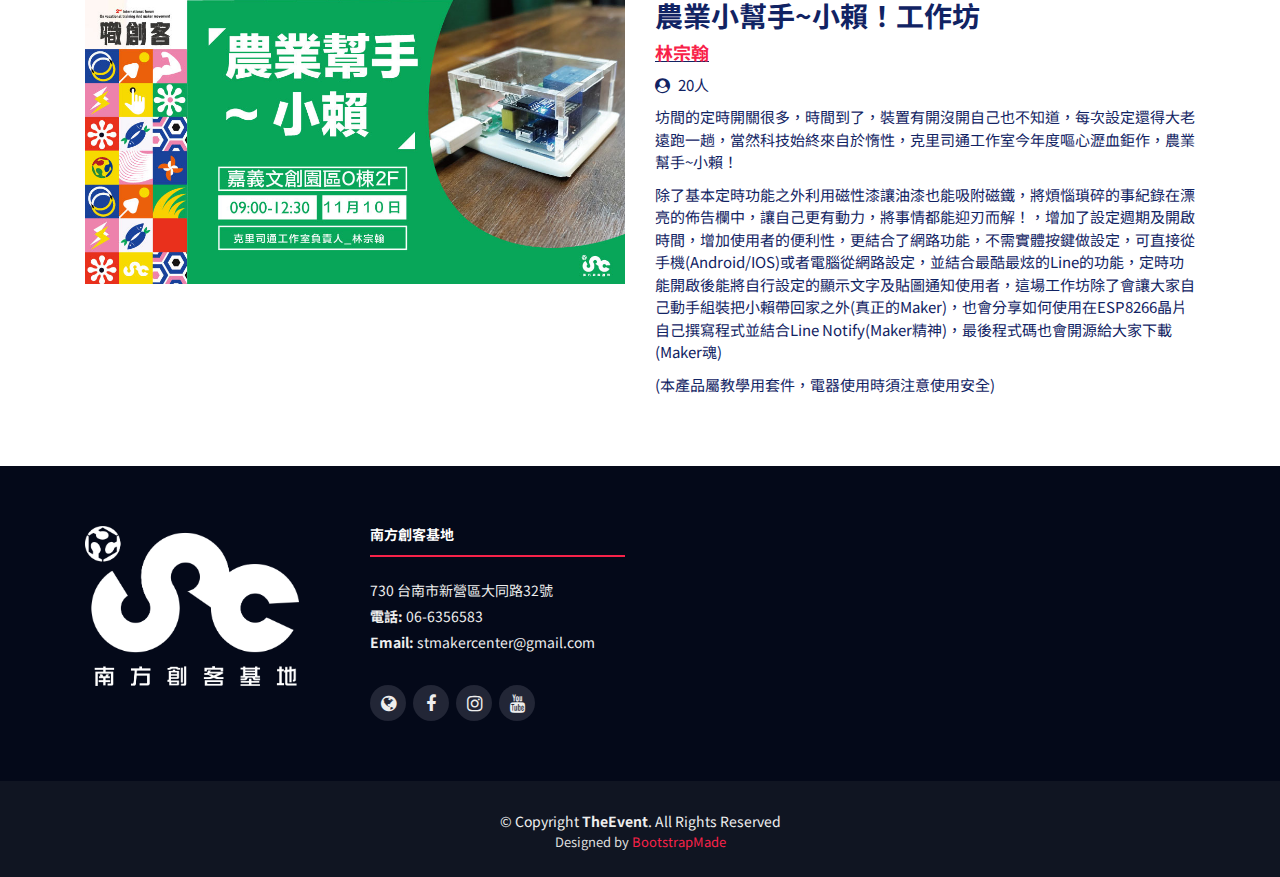
<file: workshop-details.html>
<!DOCTYPE html>
<html lang="zh-tw">

<head>
  <meta charset="utf-8">
  <title>南方創客基地 - 2019職創客國際研討會</title>
  <meta content="width=device-width, initial-scale=1.0" name="viewport">
  <meta content="" name="keywords">
  <meta content="" name="description">

  <!-- Favicons -->
  <link href="img/favicon.png" rel="icon">
  <link href="img/apple-touch-icon.png" rel="apple-touch-icon">

  <!-- Google Fonts -->
  <link href="https://fonts.googleapis.com/css?family=Noto+Sans+TC:400,500,700,900&display=swap&subset=chinese-traditional" rel="stylesheet">

  <!-- Bootstrap CSS File -->
  <link href="lib/bootstrap/css/bootstrap.min.css" rel="stylesheet">

  <!-- Libraries CSS Files -->
  <link href="lib/font-awesome/css/font-awesome.min.css" rel="stylesheet">
  <link href="lib/animate/animate.min.css" rel="stylesheet">
  <link href="lib/venobox/venobox.css" rel="stylesheet">
  <link href="lib/owlcarousel/assets/owl.carousel.min.css" rel="stylesheet">

  <!-- Main Stylesheet File -->
  <link href="css/style.css" rel="stylesheet">

  <!-- =======================================================
    Theme Name: TheEvent
    Theme URL: https://bootstrapmade.com/theevent-conference-event-bootstrap-template/
    Author: BootstrapMade.com
    License: https://bootstrapmade.com/license/
  ======================================================= -->
</head>

<body>

  <!--==========================
    Header
  ============================-->
  <header id="header" class="header-fixed">
    <div class="container">

      <div id="logo" class="pull-left">
        <!-- Uncomment below if you prefer to use a text logo -->
        <!-- <h1><a href="#main">C<span>o</span>nf</a></h1>-->
        <a href="index.html#intro" class="scrollto"><img src="img/logo.png" alt="" title=""></a>
      </div>

      <nav id="nav-menu-container">
        <ul class="nav-menu">
          <li class="menu-active"><a href="#intro">頁首</a></li>
          <li><a href="index.html#about">關於</a></li>
          <li><a href="index.html#speakers">講者</a></li>
          <li><a href="index.html#schedule">行程</a></li>
          <li><a href="index.html#venue">地點</a></li>
          <!--<li><a href="#hotels">Hotels</a></li>-->
          <li><a href="index.html#supporters">單位</a></li>
          <li><a href="index.html#gallery">花絮</a></li>
          <li><a href="index.html#contact">基地</a></li>
          <li class="buy-tickets"><a href="index.html#buy-tickets">購票</a></li>
        </ul>
      </nav><!-- #nav-menu-container -->
    </div>
  </header><!-- #header -->

  <main id="main" class="main-page">

    <!--==========================
      workshop Details Section
    ============================-->
    <section id="speakers-details" class="wow fadeIn">
      <div class="container">
        <div class="section-header">
          <h2>工作坊介紹</h2>
          <p></p>
        </div>

        <a name="workshop-0"></a>
         <p></p>
          <div class="row">
            <div class="col-md-6">
              <img src="img/workshops/0.png" alt="創客工作坊" class="img-fluid">
            </div>

            <div class="col-md-6">
              <div class="details">
                <h2>工作坊資訊</h2>
                <h3></h3>
                <p><i class="fa fa-angle-double-right" aria-hidden="true"></i>&ensp;報名資格：15歲以上熱血青年均可參加 ，每人僅限報名一場次！</i></p>
                <p><i class="fa fa-angle-double-right" aria-hidden="true"></i>&ensp;活動流程：</br>
                  &ensp;&ensp;&ensp;&ensp;09:00-09:20 學員報到</br>
                  &ensp;&ensp;&ensp;&ensp;09:20-09:30 開放現場報名</br>
                  &ensp;&ensp;&ensp;&ensp;09:30-12:00 課程分享</br>
                  &ensp;&ensp;&ensp;&ensp;12:00-12:30 課程交流
                </p>
                <p><i class="fa fa-angle-double-right" aria-hidden="true"></i>&ensp;當日若無法出席，請親電告知取消，以利開放給候補學員！</p>
                <p><i class="fa fa-angle-double-right" aria-hidden="true"></i>&ensp;9點20分完成報到手續，未在時間內完成報到者，將取消資格，由現場民眾遞補！</p>
                <p></p>
              </div>
            </div>
          </div>

      <a name="workshop-1"></a>
       <p></p>
        <div class="row">
          <div class="col-md-6">
            <img src="img/workshops/1.jpg" alt="DOIT：創客教育、創業技能與社會創新" class="img-fluid">
          </div>

          <div class="col-md-6">
            <div class="details">
              <h2>DOIT：創客教育、創業技能與社會創新</br>DOIT - Maker Education, Entrepreneurial skills and Social Innovation</h2>
              <h3><a href="speaker-details.html#speaker-1">Santi Fuentemilla</a></h3>
              <p><i class="fa fa-user-circle" aria-hidden="true"></i>&ensp;15人</br></p>
              <p>一場關於創客教育的互動討論小組。基於FabLab Barcelona和Waag / Fablab Amsterdam參與的DOIT項目，如何使用它進行社會創新及提高青少年的創業技能。</br>
                DOIT是H2020(歐盟科研合作計畫)資助的項目，針對6至16歲的少年開發並測試計劃。這些計劃使用創客的社會創新教育來提升創業技能。並在正式和非正式教育中進行了測試，計畫執行成果於DOIT平台（doit-europe.net）上共享。</br>
                主持人將分享FabLab Barcelona在學校和創客空間中，DOIT執行的經驗。後半段將進行互動討論，探討如何在社會創新中的創客教育(Maker Education for Social Innovation)中使用設計思維。以及探討在Fablab現今中訓練材料的需求，針對創客教育的製造商展開討論。</p>
              <p></p>
              <p>An interactive discussion group on Maker Education and how to use it to increase entrepreneurial skills in children and youth around the topic of social innovation, based on the DOIT project of which FabLab Barcelona and Waag/Fablab Amsterdam are part. DOIT is a H2020 funded project. The 11 practice partners developed and tested pilot programmes for children from 6 to 16 years old that use Maker Education for Social Innovation to promote Entrepreneurial Skills. Formats have been tested both in formal and informal education.Programmes will be shared on the DOIT platform (doit-europe.net) Fab Lab Barcelona and Waag/Fablab Amsterdam will share learnings from the pilot programmes in schools and makerspaces of the DOIT project. After that we will have an interactive discussion on how to use design thinking in Maker Education for Social Innovation. Also we would like to see what the current need in the Fab Lab network is for training materials for facilitators of Maker Education. DOIT has received funding from the European Union’s Horizon 2020 research and innovation programe under grant agreement No 770063
              </p>
            </div>
          </div>
        </div>

        <a name="workshop-2"></a>
         <p></p>
          <div class="row">
            <div class="col-md-6">
              <img src="img/workshops/2.jpg" alt="鼓勵科技探索的入門課" class="img-fluid">
            </div>

            <div class="col-md-6">
              <div class="details">
                <h2>鼓勵科技探索的入門課</br>Lessons to Encourage Exploration of Technology</h2>
                <h3><a href="speaker-details.html#speaker-2">Michael Starch</a></h3>
                <p><i class="fa fa-user-circle" aria-hidden="true"></i>&ensp;15人</br></p>
                <p>工作坊中將分享四個在San Marino Girls Who Code社團中每年最受歡迎的課程。</br>包含"藝術及電路"、"駭客101"、"唱歌的微控制器"、"撰寫沒有程式碼的程式"。</br>這些課程都在鼓勵高中學生學習技術，工作坊中學員將學習動手做、獲得指導學生的關鍵要素。</p>
                <p></p>
                <p>We will cover four lessons that encourage high-school students to pursue technology.  Come learn these lessons  hands-on and receive pointers to teach them to students. We'll cover "art and circuits", "hacking 101", "singing micro-controllers", and "teaching students to code without code". These are the most popular lessons each year at San Marino Girls Who Code Club.</p>
              </div>
            </div>
        </div>

        <a name="workshop-3"></a>
           <p></p>
            <div class="row">
              <div class="col-md-6">
                <img src="img/workshops/3.jpg" alt="絹印個性手帳工作坊" class="img-fluid">
              </div>

              <div class="col-md-6">
                <div class="details">
                  <h2>絹印個性手帳工作坊</h2>
                  <h3><a href="speaker-details.html#speaker-5">許元馨</a></h3>
                  <p><i class="fa fa-user-circle" aria-hidden="true"></i>&ensp;20人</br></p>
                  <p>多重技能一次學會！ 個性手帳製作 「 絹印x縫紉 」之完美搭配！</p>
                  <p>材料與材料間的協奏曲 用巧思去築構 拿出你的設計力與手作魂 「讓書套不再只有保護書的功能」</br>
                  那還能會是什麼呢？ 既可收納的、文件歸類的、個人訂製的 完美手帳！ 設計師無藏私分享 。
                  </p>
                  <p>工作坊將帶學員基本瞭解印刷方法中孔版印刷(絹印)的原理，並藉由工作坊的形式帶學員實際操作體驗，加深對絹印的認識。結合縫紉技術及採用特殊材料「水洗牛皮紙」，讓學員在一次活動中，同時接觸許多不同的媒材、技法，成品「個性化絹印手帳」，作為一個收斂，也作為一個起始範例，打開對於既有材料與技術的認知，開啟新創作維度的可能。</p>

                </div>
              </div>
        </div>

        <a name="workshop-4"></a>
         <p></p>
          <div class="row">
            <div class="col-md-6">
              <img src="img/workshops/4.jpg" alt="說話的字母機關魚工作坊" class="img-fluid">
            </div>

            <div class="col-md-6">
              <div class="details">
                <h2>說話的字母機關魚工作坊</h2>
                <h3><a href="speaker-details.html#speaker-6">陳和志</a></h3>
                <p><i class="fa fa-user-circle" aria-hidden="true"></i>&ensp;20人</br></p>
                <p>兩種表情的魚身上可以自己挑選4組、4個字母的英文單字，例如Love、Good、Hope。</p>
                <p>字母上更有可以旋轉的機關，旋轉字母的同時會拼出更多組意想不到的單字喔! 課程您會得到：</br>
                  1. 自創旋轉魚的配色</br>2. 自選4組屬於自己的單字 ( 旋轉會有更多組喔 )</br>3. 學習旋轉機關的秘密</br>4. 手作旋轉魚的滿滿成就感
                </p>
                <p></p>
              </div>
            </div>
          </div>

          <a name="workshop-5"></a>
           <p></p>
            <div class="row">
              <div class="col-md-6">
                <img src="img/workshops/5.jpg" alt="咖啡膠囊模型設計工作坊" class="img-fluid">
              </div>

              <div class="col-md-6">
                <div class="details">
                  <h2>咖啡膠囊模型設計工作坊</h2>
                  <h3><a href="speaker-details.html#speaker-7">陸柏瑋</a></h3>
                  <p><i class="fa fa-user-circle" aria-hidden="true"></i>&ensp;20人</br></p>
                  <p>在日本，貓頭鷹有「祈福平安」的意義與「智慧」的象徵，從牠的發音HUKUROU能延伸出其他意思，如:不苦勞、不老，可以繁盛的意思，都是一種鼓勵與祝福。</p>
                  <p>聽人講日本「福」字的發音為"HUKU"，跟貓頭鷹的前音一樣，所以貓頭鷹除了有不苦勞外還有祝福、福氣的意思。以這樣的理念發想，使用膠囊的殼創作這一隻有如此多種美好意境的生物，並且更充分的活用咖啡膠囊的原形，不做過多的裁減與修飾，拼湊出貓頭鷹的特徵，讓這樣一件作品能帶給自己與他人滿滿的鼓勵與祝福。
                  </p>
                  <p></p>
                </div>
              </div>
            </div>

            <a name="workshop-6"></a>
             <p></p>
              <div class="row">
                <div class="col-md-6">
                  <img src="img/workshops/6.jpg" alt="磁漆彩繪工作坊工作坊" class="img-fluid">
                </div>

                <div class="col-md-6">
                  <div class="details">
                    <h2>磁漆彩繪工作坊工作坊</h2>
                    <h3><a href="speaker-details.html#speaker-8">梁育誠</a></h3>
                    <p><i class="fa fa-user-circle" aria-hidden="true"></i>&ensp;20人</br></p>
                    <p>一起製作獨一無二的漆作佈告欄！ </p>
                    <p>現代生活的節奏快速，加上長期超負荷的工作與課業學習，是不是常常忘東忘西？那就透過佈告欄幫助記憶吧！</br>利用磁性漆讓油漆也能吸附磁鐵，將煩惱瑣碎的事紀錄在漂亮的佈告欄中，讓自己更有動力，將事情都能迎刃而解！
                    </p>
                    <p>在體驗漆作的過程中，運用色彩技法佈置屬於自己佈告欄，透過彩繪的佈告欄讓家中的牆面更添趣味性！</p>
                  </div>
                </div>
              </div>

              <a name="workshop-7"></a>
               <p></p>
                <div class="row">
                  <div class="col-md-6">
                    <img src="img/workshops/7.jpg" alt="農業小幫手~小賴！工作坊" class="img-fluid">
                  </div>

                  <div class="col-md-6">
                    <div class="details">
                      <h2>農業小幫手~小賴！工作坊</h2>
                      <h3><a href="speaker-details.html#speaker-9">林宗翰</a></h3>
                      <p><i class="fa fa-user-circle" aria-hidden="true"></i>&ensp;20人</br></p>
                      <p>坊間的定時開關很多，時間到了，裝置有開沒開自己也不知道，每次設定還得大老遠跑一趟，當然科技始終來自於惰性，克里司通工作室今年度嘔心瀝血鉅作，農業幫手~小賴！</p>
                      <p>除了基本定時功能之外利用磁性漆讓油漆也能吸附磁鐵，將煩惱瑣碎的事紀錄在漂亮的佈告欄中，讓自己更有動力，將事情都能迎刃而解！，增加了設定週期及開啟時間，增加使用者的便利性，更結合了網路功能，不需實體按鍵做設定，可直接從手機(Android/IOS)或者電腦從網路設定，並結合最酷最炫的Line的功能，定時功能開啟後能將自行設定的顯示文字及貼圖通知使用者，這場工作坊除了會讓大家自己動手組裝把小賴帶回家之外(真正的Maker)，也會分享如何使用在ESP8266晶片自己撰寫程式並結合Line Notify(Maker精神)，最後程式碼也會開源給大家下載(Maker魂)
                      </p>
                      <p>(本產品屬教學用套件，電器使用時須注意使用安全)  </p>
                    </div>
                  </div>
                </div>

      </div>
    </section>

  </main>


  <!--==========================
    Footer
  ============================-->
  <footer id="footer">
    <div class="footer-top">
      <div class="container">
        <div class="row">

          <div class="col-lg-3 col-md-6 footer-info">
              <img src="img/stmclogo.png" alt="Fablab STMC">
              <p></p>
          </div>

          <!--<div class="col-lg-3 col-md-6 footer-links">
            <h4>Useful Links</h4>
            <ul>
              <li><i class="fa fa-angle-right"></i> <a href="#">Home</a></li>
              <li><i class="fa fa-angle-right"></i> <a href="#">About us</a></li>
              <li><i class="fa fa-angle-right"></i> <a href="#">Services</a></li>
              <li><i class="fa fa-angle-right"></i> <a href="#">Terms of service</a></li>
              <li><i class="fa fa-angle-right"></i> <a href="#">Privacy policy</a></li>
            </ul>
          </div>

          <div class="col-lg-3 col-md-6 footer-links">
            <h4>Useful Links</h4>
            <ul>
              <li><i class="fa fa-angle-right"></i> <a href="#">Home</a></li>
              <li><i class="fa fa-angle-right"></i> <a href="#">About us</a></li>
              <li><i class="fa fa-angle-right"></i> <a href="#">Services</a></li>
              <li><i class="fa fa-angle-right"></i> <a href="#">Terms of service</a></li>
              <li><i class="fa fa-angle-right"></i> <a href="#">Privacy policy</a></li>
            </ul>
          </div>-->

          <div class="col-lg-3 col-md-6 footer-contact">
            <h4>南方創客基地</h4>
            <p>
              730 台南市新營區大同路32號 <br>
              <strong>電話:</strong> 06-6356583<br>
              <strong>Email:</strong> stmakercenter@gmail.com<br>
            </p>

            <div class="social-links">
              <a href="https://southmaker.wda.gov.tw/" class="globe"><i class="fa fa-globe"></i></a>
              <a href="https://www.facebook.com/southmaker" class="facebook"><i class="fa fa-facebook"></i></a>
              <a href="https://www.instagram.com/fablab_stmc/" class="instagram"><i class="fa fa-instagram"></i></a>
              <a href="https://www.youtube.com/channel/UCC00gR75LHkbfFDJ-mv2ZuQ" class="youtube"><i class="fa fa-youtube"></i></a>
            </div>

          </div>

        </div>
      </div>
    </div>

    <div class="container">
      <div class="copyright">
        &copy; Copyright <strong>TheEvent</strong>. All Rights Reserved
      </div>
      <div class="credits">
        <!--
          All the links in the footer should remain intact.
          You can delete the links only if you purchased the pro version.
          Licensing information: https://bootstrapmade.com/license/
          Purchase the pro version with working PHP/AJAX contact form: https://bootstrapmade.com/buy/?theme=TheEvent
        -->
        Designed by <a href="https://bootstrapmade.com/">BootstrapMade</a>
      </div>
    </div>
  </footer><!-- #footer -->

  <a href="#" class="back-to-top"><i class="fa fa-angle-up"></i></a>

  <!-- JavaScript Libraries -->
  <script src="lib/jquery/jquery.min.js"></script>
  <script src="lib/jquery/jquery-migrate.min.js"></script>
  <script src="lib/bootstrap/js/bootstrap.bundle.min.js"></script>
  <script src="lib/easing/easing.min.js"></script>
  <script src="lib/superfish/hoverIntent.js"></script>
  <script src="lib/superfish/superfish.min.js"></script>
  <script src="lib/wow/wow.min.js"></script>
  <script src="lib/venobox/venobox.min.js"></script>
  <script src="lib/owlcarousel/owl.carousel.min.js"></script>

  <!-- Contact Form JavaScript File -->
  <script src="contactform/contactform.js"></script>

  <!-- Template Main Javascript File -->
  <script src="js/main.js"></script>
</body>

</html>
</file>
<file: lib/venobox/venobox.css>
/* ------ venobox.css --------*/
.vbox-overlay *, .vbox-overlay *:before, .vbox-overlay *:after{
    -webkit-backface-visibility: hidden;
    -webkit-box-sizing:border-box;
    -moz-box-sizing:border-box;
    box-sizing:border-box;
}
.vbox-overlay * { 
    -webkit-backface-visibility: visible;
    backface-visibility: visible;
}
.vbox-overlay{
    display: -webkit-flex;
    display: flex;
    -webkit-flex-direction: column;
    flex-direction: column;
    -webkit-justify-content: center;
    justify-content: center;
    -webkit-align-items: center;
    align-items: center;
    position: fixed;
    left: 0;
    top: 0;
    bottom: 0;
    right: 0;
    z-index: 1040;
    -webkit-transform:translateZ(1000px);
    transform: translateZ(1000px);
    transform-style: preserve-3d;
}

/* ----- navigation ----- */
.vbox-title{
    width: 100%;
    height: 40px;
    float: left;
    text-align: center;
    line-height: 28px;
    font-size: 12px;
    padding: 6px 40px;
    overflow: hidden;
    position: fixed;
    display: none;
    left: 0;
    z-index: 1050;
}
.vbox-close{
    cursor: pointer;
    position: fixed;
    top: 15px;
    right: 15px;
    width: 48px;
    height: 48px;
    display: block;
    background-position:10px center;
    overflow: hidden;
    font-size: 48px;
    line-height: 1;
    text-align: center;
    z-index: 1050;
}
.vbox-num{
    cursor: pointer;
    position: fixed;
    left: 0;
    height: 40px;
    display: block;
    overflow: hidden;
    line-height: 28px;
    font-size: 12px;
    padding: 6px 10px;
    display: none;
    z-index: 1050;
}
/* ----- navigation ARROWS ----- */
.vbox-next, .vbox-prev{
    position: fixed;
    top: 50%;
    margin-top: -15px;
    overflow: hidden;
    cursor: pointer;
    display: block;
    width: 45px;
    height: 45px;
    z-index: 1050;
}
.vbox-next span, .vbox-prev span{
    position: relative;
    width: 20px;
    height: 20px;
    border: 2px solid transparent;
    border-top-color: #B6B6B6;
    border-right-color: #B6B6B6;
    text-indent: -100px;
    position: absolute;
    top: 8px;
    display: block;
}
.vbox-prev{
    left: 15px;
}
.vbox-next{
    right: 30px;
}
.vbox-prev span{
    left: 10px;
    -ms-transform: rotate(-135deg);
    -webkit-transform: rotate(-135deg);
    transform: rotate(-135deg);
}
.vbox-next span{
    -ms-transform: rotate(45deg);
    -webkit-transform: rotate(45deg);
    transform: rotate(45deg);
    right: 10px;
}
/* ------- inline window ------ */
.vbox-inline{
    width: 420px;
    height: 315px;
    height: 70vh;
    padding: 10px;
    background: #fff;
    margin: 0 auto;
    overflow: auto;
    text-align: left;
}
/* ------- Video & iFrames window ------ */
.venoframe{
    max-width: 100%;
    width: 100%;
    border: none;
    width: 100%;
    height: 260px;
    height: 70vh;
}
.venoframe.vbvid{
    height: 260px;
}
@media (min-width: 768px) {
    .venoframe, .vbox-inline{
        width: 90%;
        height: 360px;
        height: 70vh;
    }
    .venoframe.vbvid{
        width: 640px;
        height: 360px;
    }
}
@media (min-width: 992px) {
    .venoframe, .vbox-inline{
        max-width: 1200px;
        width: 80%;
        height: 540px;
        height: 70vh;
    }
    .venoframe.vbvid{
        width: 960px;
        height: 540px;
    }
}
/* 
Please do NOT edit this part! 
or at least read this note: http://i.imgur.com/7C0ws9e.gif
*/
.vbox-open{
    overflow: hidden;
}
.vbox-container{
    position: absolute;
    left: 0;
    right: 0;
    top: 0;
    bottom: 0;
    overflow-x: hidden;
    overflow-y: auto;
    overflow-scrolling: touch;
    -webkit-overflow-scrolling: touch;
    z-index: 20;
    max-height: 100%;

}

.vbox-content{
    text-align: center;
    float: left;
    width: 100%;
    position: relative;
    overflow: hidden;
    padding: 20px 10px;
}
.vbox-container img{
    max-width: 100%;
    height: auto;
}
.figlio{
    max-width: 100%;
    text-align: initial;
    border: 8px solid rgba(255, 255, 255, 0.4);
}
img.figlio{
    -webkit-user-select: none;
-khtml-user-select: none;
-moz-user-select: none;
-o-user-select: none;
user-select: none;
}
.vbox-content.swipe-left{
    margin-left: -200px !important;
}
.vbox-content.swipe-right{
    margin-left: 200px !important;
}
.animated{
    webkit-transition: margin 300ms ease-out;
    transition: margin 300ms ease-out;
}
.animate-in{
    opacity: 1;
}
.animate-out{
    opacity: 0;
}
/* ---------- preloader ----------
 * SPINKIT 
 * http://tobiasahlin.com/spinkit/
-------------------------------- */
.sk-double-bounce,.sk-rotating-plane{width:40px;height:40px;margin:40px auto}.sk-rotating-plane{background-color:#333;-webkit-animation:sk-rotatePlane 1.2s infinite ease-in-out;animation:sk-rotatePlane 1.2s infinite ease-in-out}@-webkit-keyframes sk-rotatePlane{0%{-webkit-transform:perspective(120px) rotateX(0) rotateY(0);transform:perspective(120px) rotateX(0) rotateY(0)}50%{-webkit-transform:perspective(120px) rotateX(-180.1deg) rotateY(0);transform:perspective(120px) rotateX(-180.1deg) rotateY(0)}100%{-webkit-transform:perspective(120px) rotateX(-180deg) rotateY(-179.9deg);transform:perspective(120px) rotateX(-180deg) rotateY(-179.9deg)}}@keyframes sk-rotatePlane{0%{-webkit-transform:perspective(120px) rotateX(0) rotateY(0);transform:perspective(120px) rotateX(0) rotateY(0)}50%{-webkit-transform:perspective(120px) rotateX(-180.1deg) rotateY(0);transform:perspective(120px) rotateX(-180.1deg) rotateY(0)}100%{-webkit-transform:perspective(120px) rotateX(-180deg) rotateY(-179.9deg);transform:perspective(120px) rotateX(-180deg) rotateY(-179.9deg)}}.sk-double-bounce{position:relative}.sk-double-bounce .sk-child{width:100%;height:100%;border-radius:50%;background-color:#333;opacity:.6;position:absolute;top:0;left:0;-webkit-animation:sk-doubleBounce 2s infinite ease-in-out;animation:sk-doubleBounce 2s infinite ease-in-out}.sk-chasing-dots .sk-child,.sk-spinner-pulse,.sk-three-bounce .sk-child{background-color:#333;border-radius:100%}.sk-double-bounce .sk-double-bounce2{-webkit-animation-delay:-1s;animation-delay:-1s}@-webkit-keyframes sk-doubleBounce{0%,100%{-webkit-transform:scale(0);transform:scale(0)}50%{-webkit-transform:scale(1);transform:scale(1)}}@keyframes sk-doubleBounce{0%,100%{-webkit-transform:scale(0);transform:scale(0)}50%{-webkit-transform:scale(1);transform:scale(1)}}.sk-wave{margin:40px auto;width:50px;height:40px;text-align:center;font-size:10px}.sk-wave .sk-rect{background-color:#333;height:100%;width:6px;display:inline-block;-webkit-animation:sk-waveStretchDelay 1.2s infinite ease-in-out;animation:sk-waveStretchDelay 1.2s infinite ease-in-out}.sk-wave .sk-rect1{-webkit-animation-delay:-1.2s;animation-delay:-1.2s}.sk-wave .sk-rect2{-webkit-animation-delay:-1.1s;animation-delay:-1.1s}.sk-wave .sk-rect3{-webkit-animation-delay:-1s;animation-delay:-1s}.sk-wave .sk-rect4{-webkit-animation-delay:-.9s;animation-delay:-.9s}.sk-wave .sk-rect5{-webkit-animation-delay:-.8s;animation-delay:-.8s}@-webkit-keyframes sk-waveStretchDelay{0%,100%,40%{-webkit-transform:scaleY(.4);transform:scaleY(.4)}20%{-webkit-transform:scaleY(1);transform:scaleY(1)}}@keyframes sk-waveStretchDelay{0%,100%,40%{-webkit-transform:scaleY(.4);transform:scaleY(.4)}20%{-webkit-transform:scaleY(1);transform:scaleY(1)}}.sk-wandering-cubes{margin:40px auto;width:40px;height:40px;position:relative}.sk-wandering-cubes .sk-cube{background-color:#333;width:10px;height:10px;position:absolute;top:0;left:0;-webkit-animation:sk-wanderingCube 1.8s ease-in-out -1.8s infinite both;animation:sk-wanderingCube 1.8s ease-in-out -1.8s infinite both}.sk-chasing-dots,.sk-spinner-pulse{width:40px;height:40px;margin:40px auto}.sk-wandering-cubes .sk-cube2{-webkit-animation-delay:-.9s;animation-delay:-.9s}@-webkit-keyframes sk-wanderingCube{0%{-webkit-transform:rotate(0);transform:rotate(0)}25%{-webkit-transform:translateX(30px) rotate(-90deg) scale(.5);transform:translateX(30px) rotate(-90deg) scale(.5)}50%{-webkit-transform:translateX(30px) translateY(30px) rotate(-179deg);transform:translateX(30px) translateY(30px) rotate(-179deg)}50.1%{-webkit-transform:translateX(30px) translateY(30px) rotate(-180deg);transform:translateX(30px) translateY(30px) rotate(-180deg)}75%{-webkit-transform:translateX(0) translateY(30px) rotate(-270deg) scale(.5);transform:translateX(0) translateY(30px) rotate(-270deg) scale(.5)}100%{-webkit-transform:rotate(-360deg);transform:rotate(-360deg)}}@keyframes sk-wanderingCube{0%{-webkit-transform:rotate(0);transform:rotate(0)}25%{-webkit-transform:translateX(30px) rotate(-90deg) scale(.5);transform:translateX(30px) rotate(-90deg) scale(.5)}50%{-webkit-transform:translateX(30px) translateY(30px) rotate(-179deg);transform:translateX(30px) translateY(30px) rotate(-179deg)}50.1%{-webkit-transform:translateX(30px) translateY(30px) rotate(-180deg);transform:translateX(30px) translateY(30px) rotate(-180deg)}75%{-webkit-transform:translateX(0) translateY(30px) rotate(-270deg) scale(.5);transform:translateX(0) translateY(30px) rotate(-270deg) scale(.5)}100%{-webkit-transform:rotate(-360deg);transform:rotate(-360deg)}}.sk-spinner-pulse{-webkit-animation:sk-pulseScaleOut 1s infinite ease-in-out;animation:sk-pulseScaleOut 1s infinite ease-in-out}@-webkit-keyframes sk-pulseScaleOut{0%{-webkit-transform:scale(0);transform:scale(0)}100%{-webkit-transform:scale(1);transform:scale(1);opacity:0}}@keyframes sk-pulseScaleOut{0%{-webkit-transform:scale(0);transform:scale(0)}100%{-webkit-transform:scale(1);transform:scale(1);opacity:0}}.sk-chasing-dots{position:relative;text-align:center;-webkit-animation:sk-chasingDotsRotate 2s infinite linear;animation:sk-chasingDotsRotate 2s infinite linear}.sk-chasing-dots .sk-child{width:60%;height:60%;display:inline-block;position:absolute;top:0;-webkit-animation:sk-chasingDotsBounce 2s infinite ease-in-out;animation:sk-chasingDotsBounce 2s infinite ease-in-out}.sk-chasing-dots .sk-dot2{top:auto;bottom:0;-webkit-animation-delay:-1s;animation-delay:-1s}@-webkit-keyframes sk-chasingDotsRotate{100%{-webkit-transform:rotate(360deg);transform:rotate(360deg)}}@keyframes sk-chasingDotsRotate{100%{-webkit-transform:rotate(360deg);transform:rotate(360deg)}}@-webkit-keyframes sk-chasingDotsBounce{0%,100%{-webkit-transform:scale(0);transform:scale(0)}50%{-webkit-transform:scale(1);transform:scale(1)}}@keyframes sk-chasingDotsBounce{0%,100%{-webkit-transform:scale(0);transform:scale(0)}50%{-webkit-transform:scale(1);transform:scale(1)}}.sk-three-bounce{margin:40px auto;width:80px;text-align:center}.sk-three-bounce .sk-child{width:20px;height:20px;display:inline-block;-webkit-animation:sk-three-bounce 1.4s ease-in-out 0s infinite both;animation:sk-three-bounce 1.4s ease-in-out 0s infinite both}.sk-circle .sk-child:before,.sk-fading-circle .sk-circle:before{display:block;border-radius:100%;content:'';background-color:#333}.sk-three-bounce .sk-bounce1{-webkit-animation-delay:-.32s;animation-delay:-.32s}.sk-three-bounce .sk-bounce2{-webkit-animation-delay:-.16s;animation-delay:-.16s}@-webkit-keyframes sk-three-bounce{0%,100%,80%{-webkit-transform:scale(0);transform:scale(0)}40%{-webkit-transform:scale(1);transform:scale(1)}}@keyframes sk-three-bounce{0%,100%,80%{-webkit-transform:scale(0);transform:scale(0)}40%{-webkit-transform:scale(1);transform:scale(1)}}.sk-circle{margin:40px auto;width:40px;height:40px;position:relative}.sk-circle .sk-child{width:100%;height:100%;position:absolute;left:0;top:0}.sk-circle .sk-child:before{margin:0 auto;width:15%;height:15%;-webkit-animation:sk-circleBounceDelay 1.2s infinite ease-in-out both;animation:sk-circleBounceDelay 1.2s infinite ease-in-out both}.sk-circle .sk-circle2{-webkit-transform:rotate(30deg);-ms-transform:rotate(30deg);transform:rotate(30deg)}.sk-circle .sk-circle3{-webkit-transform:rotate(60deg);-ms-transform:rotate(60deg);transform:rotate(60deg)}.sk-circle .sk-circle4{-webkit-transform:rotate(90deg);-ms-transform:rotate(90deg);transform:rotate(90deg)}.sk-circle .sk-circle5{-webkit-transform:rotate(120deg);-ms-transform:rotate(120deg);transform:rotate(120deg)}.sk-circle .sk-circle6{-webkit-transform:rotate(150deg);-ms-transform:rotate(150deg);transform:rotate(150deg)}.sk-circle .sk-circle7{-webkit-transform:rotate(180deg);-ms-transform:rotate(180deg);transform:rotate(180deg)}.sk-circle .sk-circle8{-webkit-transform:rotate(210deg);-ms-transform:rotate(210deg);transform:rotate(210deg)}.sk-circle .sk-circle9{-webkit-transform:rotate(240deg);-ms-transform:rotate(240deg);transform:rotate(240deg)}.sk-circle .sk-circle10{-webkit-transform:rotate(270deg);-ms-transform:rotate(270deg);transform:rotate(270deg)}.sk-circle .sk-circle11{-webkit-transform:rotate(300deg);-ms-transform:rotate(300deg);transform:rotate(300deg)}.sk-circle .sk-circle12{-webkit-transform:rotate(330deg);-ms-transform:rotate(330deg);transform:rotate(330deg)}.sk-circle .sk-circle2:before{-webkit-animation-delay:-1.1s;animation-delay:-1.1s}.sk-circle .sk-circle3:before{-webkit-animation-delay:-1s;animation-delay:-1s}.sk-circle .sk-circle4:before{-webkit-animation-delay:-.9s;animation-delay:-.9s}.sk-circle .sk-circle5:before{-webkit-animation-delay:-.8s;animation-delay:-.8s}.sk-circle .sk-circle6:before{-webkit-animation-delay:-.7s;animation-delay:-.7s}.sk-circle .sk-circle7:before{-webkit-animation-delay:-.6s;animation-delay:-.6s}.sk-circle .sk-circle8:before{-webkit-animation-delay:-.5s;animation-delay:-.5s}.sk-circle .sk-circle9:before{-webkit-animation-delay:-.4s;animation-delay:-.4s}.sk-circle .sk-circle10:before{-webkit-animation-delay:-.3s;animation-delay:-.3s}.sk-circle .sk-circle11:before{-webkit-animation-delay:-.2s;animation-delay:-.2s}.sk-circle .sk-circle12:before{-webkit-animation-delay:-.1s;animation-delay:-.1s}@-webkit-keyframes sk-circleBounceDelay{0%,100%,80%{-webkit-transform:scale(0);transform:scale(0)}40%{-webkit-transform:scale(1);transform:scale(1)}}@keyframes sk-circleBounceDelay{0%,100%,80%{-webkit-transform:scale(0);transform:scale(0)}40%{-webkit-transform:scale(1);transform:scale(1)}}.sk-cube-grid{width:40px;height:40px;margin:40px auto}.sk-cube-grid .sk-cube{width:33.33%;height:33.33%;background-color:#333;float:left;-webkit-animation:sk-cubeGridScaleDelay 1.3s infinite ease-in-out;animation:sk-cubeGridScaleDelay 1.3s infinite ease-in-out}.sk-cube-grid .sk-cube1{-webkit-animation-delay:.2s;animation-delay:.2s}.sk-cube-grid .sk-cube2{-webkit-animation-delay:.3s;animation-delay:.3s}.sk-cube-grid .sk-cube3{-webkit-animation-delay:.4s;animation-delay:.4s}.sk-cube-grid .sk-cube4{-webkit-animation-delay:.1s;animation-delay:.1s}.sk-cube-grid .sk-cube5{-webkit-animation-delay:.2s;animation-delay:.2s}.sk-cube-grid .sk-cube6{-webkit-animation-delay:.3s;animation-delay:.3s}.sk-cube-grid .sk-cube7{-webkit-animation-delay:0ms;animation-delay:0ms}.sk-cube-grid .sk-cube8{-webkit-animation-delay:.1s;animation-delay:.1s}.sk-cube-grid .sk-cube9{-webkit-animation-delay:.2s;animation-delay:.2s}@-webkit-keyframes sk-cubeGridScaleDelay{0%,100%,70%{-webkit-transform:scale3D(1,1,1);transform:scale3D(1,1,1)}35%{-webkit-transform:scale3D(0,0,1);transform:scale3D(0,0,1)}}@keyframes sk-cubeGridScaleDelay{0%,100%,70%{-webkit-transform:scale3D(1,1,1);transform:scale3D(1,1,1)}35%{-webkit-transform:scale3D(0,0,1);transform:scale3D(0,0,1)}}.sk-fading-circle{margin:40px auto;width:40px;height:40px;position:relative}.sk-fading-circle .sk-circle{width:100%;height:100%;position:absolute;left:0;top:0}.sk-fading-circle .sk-circle:before{margin:0 auto;width:15%;height:15%;-webkit-animation:sk-circleFadeDelay 1.2s infinite ease-in-out both;animation:sk-circleFadeDelay 1.2s infinite ease-in-out both}.sk-fading-circle .sk-circle2{-webkit-transform:rotate(30deg);-ms-transform:rotate(30deg);transform:rotate(30deg)}.sk-fading-circle .sk-circle3{-webkit-transform:rotate(60deg);-ms-transform:rotate(60deg);transform:rotate(60deg)}.sk-fading-circle .sk-circle4{-webkit-transform:rotate(90deg);-ms-transform:rotate(90deg);transform:rotate(90deg)}.sk-fading-circle .sk-circle5{-webkit-transform:rotate(120deg);-ms-transform:rotate(120deg);transform:rotate(120deg)}.sk-fading-circle .sk-circle6{-webkit-transform:rotate(150deg);-ms-transform:rotate(150deg);transform:rotate(150deg)}.sk-fading-circle .sk-circle7{-webkit-transform:rotate(180deg);-ms-transform:rotate(180deg);transform:rotate(180deg)}.sk-fading-circle .sk-circle8{-webkit-transform:rotate(210deg);-ms-transform:rotate(210deg);transform:rotate(210deg)}.sk-fading-circle .sk-circle9{-webkit-transform:rotate(240deg);-ms-transform:rotate(240deg);transform:rotate(240deg)}.sk-fading-circle .sk-circle10{-webkit-transform:rotate(270deg);-ms-transform:rotate(270deg);transform:rotate(270deg)}.sk-fading-circle .sk-circle11{-webkit-transform:rotate(300deg);-ms-transform:rotate(300deg);transform:rotate(300deg)}.sk-fading-circle .sk-circle12{-webkit-transform:rotate(330deg);-ms-transform:rotate(330deg);transform:rotate(330deg)}.sk-fading-circle .sk-circle2:before{-webkit-animation-delay:-1.1s;animation-delay:-1.1s}.sk-fading-circle .sk-circle3:before{-webkit-animation-delay:-1s;animation-delay:-1s}.sk-fading-circle .sk-circle4:before{-webkit-animation-delay:-.9s;animation-delay:-.9s}.sk-fading-circle .sk-circle5:before{-webkit-animation-delay:-.8s;animation-delay:-.8s}.sk-fading-circle .sk-circle6:before{-webkit-animation-delay:-.7s;animation-delay:-.7s}.sk-fading-circle .sk-circle7:before{-webkit-animation-delay:-.6s;animation-delay:-.6s}.sk-fading-circle .sk-circle8:before{-webkit-animation-delay:-.5s;animation-delay:-.5s}.sk-fading-circle .sk-circle9:before{-webkit-animation-delay:-.4s;animation-delay:-.4s}.sk-fading-circle .sk-circle10:before{-webkit-animation-delay:-.3s;animation-delay:-.3s}.sk-fading-circle .sk-circle11:before{-webkit-animation-delay:-.2s;animation-delay:-.2s}.sk-fading-circle .sk-circle12:before{-webkit-animation-delay:-.1s;animation-delay:-.1s}@-webkit-keyframes sk-circleFadeDelay{0%,100%,39%{opacity:0}40%{opacity:1}}@keyframes sk-circleFadeDelay{0%,100%,39%{opacity:0}40%{opacity:1}}.sk-folding-cube{margin:40px auto;width:40px;height:40px;position:relative;-webkit-transform:rotateZ(45deg);transform:rotateZ(45deg)}.sk-folding-cube .sk-cube{float:left;width:50%;height:50%;position:relative;-webkit-transform:scale(1.1);-ms-transform:scale(1.1);transform:scale(1.1)}.sk-folding-cube .sk-cube:before{content:'';position:absolute;top:0;left:0;width:100%;height:100%;background-color:#333;-webkit-animation:sk-foldCubeAngle 2.4s infinite linear both;animation:sk-foldCubeAngle 2.4s infinite linear both;-webkit-transform-origin:100% 100%;-ms-transform-origin:100% 100%;transform-origin:100% 100%}.sk-folding-cube .sk-cube2{-webkit-transform:scale(1.1) rotateZ(90deg);transform:scale(1.1) rotateZ(90deg)}.sk-folding-cube .sk-cube3{-webkit-transform:scale(1.1) rotateZ(180deg);transform:scale(1.1) rotateZ(180deg)}.sk-folding-cube .sk-cube4{-webkit-transform:scale(1.1) rotateZ(270deg);transform:scale(1.1) rotateZ(270deg)}.sk-folding-cube .sk-cube2:before{-webkit-animation-delay:.3s;animation-delay:.3s}.sk-folding-cube .sk-cube3:before{-webkit-animation-delay:.6s;animation-delay:.6s}.sk-folding-cube .sk-cube4:before{-webkit-animation-delay:.9s;animation-delay:.9s}@-webkit-keyframes sk-foldCubeAngle{0%,10%{-webkit-transform:perspective(140px) rotateX(-180deg);transform:perspective(140px) rotateX(-180deg);opacity:0}25%,75%{-webkit-transform:perspective(140px) rotateX(0);transform:perspective(140px) rotateX(0);opacity:1}100%,90%{-webkit-transform:perspective(140px) rotateY(180deg);transform:perspective(140px) rotateY(180deg);opacity:0}}@keyframes sk-foldCubeAngle{0%,10%{-webkit-transform:perspective(140px) rotateX(-180deg);transform:perspective(140px) rotateX(-180deg);opacity:0}25%,75%{-webkit-transform:perspective(140px) rotateX(0);transform:perspective(140px) rotateX(0);opacity:1}100%,90%{-webkit-transform:perspective(140px) rotateY(180deg);transform:perspective(140px) rotateY(180deg);opacity:0}}
</file>
<file: css/style.css>
/*
  Theme Name: TheEvent
  Theme URL: https://bootstrapmade.com/theevent-conference-event-bootstrap-template/
  Author: BootstrapMade.com
  License: https://bootstrapmade.com/license/
*/

/*--------------------------------------------------------------
# General
--------------------------------------------------------------*/

body {
  background: #fff;
  color: #2f3138;
  font-family: "Noto Sans TC", sans-serif;
}

a {
  color: #f82249;
  transition: 0.5s;
}

a:hover,
a:active,
a:focus {
  color: #f8234a;
  outline: none;
  text-decoration: none;
}

p {
  padding: 0;
  margin: 0 0 30px 0;
}

h1,
h2,
h3,
h4,
h5,
h6 {
  font-family: "Noto Sans TC", sans-serif;
  font-weight: 400;
  margin: 0 0 20px 0;
  padding: 0;
  color: #0e1b4d;
}

.main-page {
  margin-top: 70px;
}

.wow {
  visibility: hidden;
}

/* Prelaoder */

#preloader {
  position: fixed;
  left: 0;
  top: 0;
  z-index: 999;
  width: 100%;
  height: 100%;
  overflow: visible;
  background: #fff url("../img/preloader.svg") no-repeat center center;
}

/* Back to top button */

.back-to-top {
  position: fixed;
  display: none;
  background: #f82249;
  color: #fff;
  width: 40px;
  height: 40px;
  text-align: center;
  border-radius: 50px;
  right: 15px;
  bottom: 15px;
  transition: background 0.5s ease-in-out;
}

.back-to-top i {
  font-size: 24px;
  padding-top: 6px;
}

.back-to-top:focus {
  background: #e0072f;
  color: #fff;
  outline: none;
}

.back-to-top:hover {
  background: #e0072f;
  color: #fff;
}

/* Sections Header
--------------------------------*/

.section-header {
  margin-bottom: 60px;
  position: relative;
  padding-bottom: 20px;
}

.section-header::before {
  content: '';
  position: absolute;
  display: block;
  width: 60px;
  height: 5px;
  background: #f82249;
  bottom: 0;
  left: calc(50% - 25px);
}

.section-header h2 {
  font-size: 36px;
  text-transform: uppercase;
  text-align: center;
  font-weight: 700;
  margin-bottom: 10px;
}

.section-header p {
  text-align: center;
  padding: 0;
  margin: 0;
  font-size: 18px;
  font-weight: 500;
  color: #9195a2;
}

.section-with-bg {
  background-color: #f6f7fd;
}

/*--------------------------------------------------------------
# Header
--------------------------------------------------------------*/

#header {
  height: 90px;
  padding: 25px 0;
  position: fixed;
  left: 0;
  top: 0;
  right: 0;
  transition: all 0.5s;
  z-index: 997;
}

#header.header-scrolled,
#header.header-fixed {
  background: rgba(6, 12, 34, 0.98);
  height: 70px;
  padding: 15px 0;
  transition: all 0.5s;
}

#header #logo h1 {
  font-size: 36px;
  margin: 0;
  padding: 6px 0;
  line-height: 1;
  font-family: "Noto Sans TC", sans-serif;
  font-weight: 700;
  letter-spacing: 3px;
  text-transform: uppercase;
}

#header #logo h1 span {
  color: #f82249;
}

#header #logo h1 a,
#header #logo h1 a:hover {
  color: #fff;
}

#header #logo img {
  padding: 0;
  margin: 0;
  max-height: 40px;
}

/*--------------------------------------------------------------
# Navigation Menu
--------------------------------------------------------------*/

/* Nav Menu Essentials */

.nav-menu,
.nav-menu * {
  margin: 0;
  padding: 0;
  list-style: none;
}

.nav-menu ul {
  position: absolute;
  display: none;
  top: 100%;
  left: 0;
  z-index: 99;
}

.nav-menu li {
  position: relative;
  white-space: nowrap;
}

.nav-menu > li {
  float: left;
}

.nav-menu li:hover > ul,
.nav-menu li.sfHover > ul {
  display: block;
}

.nav-menu ul ul {
  top: 0;
  left: 100%;
}

.nav-menu ul li {
  min-width: 180px;
}

/* Nav Menu Arrows */

.sf-arrows .sf-with-ul {
  padding-right: 30px;
}

.sf-arrows .sf-with-ul:after {
  content: "\f107";
  position: absolute;
  right: 15px;
  font-family: FontAwesome;
  font-style: normal;
  font-weight: normal;
}

.sf-arrows ul .sf-with-ul:after {
  content: "\f105";
}

/* Nav Meu Container */

#nav-menu-container {
  float: right;
  margin: 0;
}

/* Nav Meu Styling */

.nav-menu a {
  padding: 8px;
  text-decoration: none;
  display: inline-block;
  color: rgba(202, 206, 221, 0.8);
  font-family: "Noto Sans TC", sans-serif;
  font-weight: 600;
  font-size: 14px;
  outline: none;
}

.nav-menu .menu-active a,
.nav-menu a:hover {
  color: #fff;
}

.nav-menu > li {
  margin-left: 8px;
}

.nav-menu > li > a:before {
  content: "";
  position: absolute;
  width: 0;
  height: 2px;
  bottom: 0;
  left: 0;
  background-color: #f82249;
  visibility: hidden;
  transition: all 0.3s ease-in-out 0s;
}

.nav-menu a:hover:before,
.nav-menu li:hover > a:before,
.nav-menu .menu-active > a:before {
  visibility: visible;
  width: 100%;
}

.nav-menu li.buy-tickets a {
  color: #fff;
  background: #f82249;
  padding: 7px 22px;
  border-radius: 50px;
  border: 2px solid #f82249;
  transition: all ease-in-out 0.3s;
  font-weight: 500;
  margin-left: 8px;
  margin-top: 2px;
  line-height: 1;
  font-size: 13px;
}

.nav-menu li.buy-tickets a:hover {
  background: none;
}

.nav-menu li.buy-tickets:hover a:before,
.nav-menu li.buy-tickets.menu-active a:before {
  visibility: hidden;
}

.nav-menu ul {
  margin: 4px 0 0 0;
  padding: 10px;
  box-shadow: 0px 0px 30px rgba(127, 137, 161, 0.25);
  background: #fff;
  border-radius: 3px;
}

.nav-menu ul li {
  transition: 0.3s;
}

.nav-menu ul li a {
  padding: 10px;
  color: #060c22;
  transition: 0.3s;
  display: block;
  font-size: 13px;
  text-transform: none;
  border-radius: 3px;
}

.nav-menu ul li:hover > a {
  background: #f82249;
  color: #fff;
}

.nav-menu ul ul {
  margin: 0;
}

/* Mobile Nav Toggle */

#mobile-nav-toggle {
  position: fixed;
  right: 0;
  top: 0;
  z-index: 999;
  margin: 15px 15px 0 0;
  border: 0;
  background: none;
  font-size: 24px;
  display: none;
  transition: all 0.4s;
  outline: none;
  cursor: pointer;
}

#mobile-nav-toggle i {
  color: #fff;
}

/* Mobile Nav Styling */

#mobile-nav {
  position: fixed;
  top: 0;
  padding-top: 18px;
  bottom: 0;
  z-index: 998;
  background: rgba(6, 12, 34, 0.9);
  left: -260px;
  width: 260px;
  overflow-y: auto;
  transition: 0.4s;
}

#mobile-nav ul {
  padding: 0;
  margin: 0;
  list-style: none;
}

#mobile-nav ul li {
  position: relative;
}

#mobile-nav ul li a {
  color: #fff;
  font-size: 17px;
  overflow: hidden;
  padding: 10px 22px 10px 15px;
  position: relative;
  text-decoration: none;
  width: 100%;
  display: block;
  outline: none;
}

#mobile-nav ul li a:hover {
  color: #f82249;
}

#mobile-nav ul li li {
  padding-left: 30px;
}

#mobile-nav ul .menu-has-children i {
  position: absolute;
  right: 0;
  z-index: 99;
  padding: 15px;
  cursor: pointer;
  color: #fff;
}

#mobile-nav ul .menu-has-children i.fa-chevron-up {
  color: #f82249;
}

#mobile-nav ul .menu-item-active {
  color: #f82249;
}

#mobile-body-overly {
  width: 100%;
  height: 100%;
  z-index: 997;
  top: 0;
  left: 0;
  position: fixed;
  background: rgba(6, 12, 34, 0.8);
  display: none;
}

/* Mobile Nav body classes */

body.mobile-nav-active {
  overflow: hidden;
}

body.mobile-nav-active #mobile-nav {
  left: 0;
}

body.mobile-nav-active #mobile-nav-toggle {
  color: #fff;
}

/*--------------------------------------------------------------
# Intro Section
--------------------------------------------------------------*/

#intro {
  width: 100%;
  height: 100vh;
  background: url(../img/intro-bg.jpg) top center;
  background-size: cover;
  overflow: hidden;
  position: relative;
}

#intro:before {
  content: "";
  background: rgba(6, 12, 34, 0.8);
  position: absolute;
  bottom: 0;
  top: 0;
  left: 0;
  right: 0;
}

#intro .intro-container {
  position: absolute;
  bottom: 0;
  left: 0;
  top: 90px;
  right: 0;
  display: -webkit-box;
  display: -ms-flexbox;
  display: flex;
  -webkit-box-pack: center;
  -ms-flex-pack: center;
  justify-content: center;
  -webkit-box-align: center;
  -ms-flex-align: center;
  align-items: center;
  -webkit-box-orient: vertical;
  -webkit-box-direction: normal;
  -ms-flex-direction: column;
  flex-direction: column;
  text-align: center;
  padding: 0 15px;
}

#intro h1 {
  color: #fff;
  font-family: "Noto Sans TC", sans-serif;
  font-size: 56px;
  font-weight: 600;
  text-transform: uppercase;
}

#intro h1 span {
  color: #f82249;
}

#intro p {
  color: #ebebeb;
  font-weight: 700;
  font-size: 20px;
}

#intro .play-btn {
  width: 94px;
  height: 94px;
  background: radial-gradient(#f82249 50%, rgba(101, 111, 150, 0.15) 52%);
  border-radius: 50%;
  display: block;
  position: relative;
  overflow: hidden;
}

#intro .play-btn::after {
  content: '';
  position: absolute;
  left: 50%;
  top: 50%;
  -webkit-transform: translateX(-40%) translateY(-50%);
  transform: translateX(-40%) translateY(-50%);
  width: 0;
  height: 0;
  border-top: 10px solid transparent;
  border-bottom: 10px solid transparent;
  border-left: 15px solid #fff;
  z-index: 100;
  transition: all 400ms cubic-bezier(0.55, 0.055, 0.675, 0.19);
}

#intro .play-btn:before {
  content: '';
  position: absolute;
  width: 120px;
  height: 120px;
  -webkit-animation-delay: 0s;
  animation-delay: 0s;
  -webkit-animation: pulsate-btn 2s;
  animation: pulsate-btn 2s;
  -webkit-animation-direction: forwards;
  animation-direction: forwards;
  -webkit-animation-iteration-count: infinite;
  animation-iteration-count: infinite;
  -webkit-animation-timing-function: steps;
  animation-timing-function: steps;
  opacity: 1;
  border-radius: 50%;
  border: 2px solid rgba(163, 163, 163, 0.4);
  top: -15%;
  left: -15%;
  background: rgba(198, 16, 0, 0);
}

#intro .play-btn:hover::after {
  border-left: 15px solid #f82249;
  -webkit-transform: scale(20);
  transform: scale(20);
}

#intro .play-btn:hover::before {
  content: '';
  position: absolute;
  left: 50%;
  top: 50%;
  -webkit-transform: translateX(-40%) translateY(-50%);
  transform: translateX(-40%) translateY(-50%);
  width: 0;
  height: 0;
  border: none;
  border-top: 10px solid transparent;
  border-bottom: 10px solid transparent;
  border-left: 15px solid #fff;
  z-index: 200;
  -webkit-animation: none;
  animation: none;
  border-radius: 0;
}

#intro .about-btn {
  font-family: "Noto Sans TC", sans-serif;
  font-weight: 500;
  font-size: 14px;
  letter-spacing: 1px;
  display: inline-block;
  padding: 12px 32px;
  border-radius: 50px;
  transition: 0.5s;
  line-height: 1;
  margin: 10px;
  color: #fff;
  -webkit-animation-delay: 0.8s;
  animation-delay: 0.8s;
  border: 2px solid #f82249;
}

#intro .about-btn:hover {
  background: #f82249;
  color: #fff;
}

@-webkit-keyframes pulsate-btn {
  0% {
    -webkit-transform: scale(0.6, 0.6);
    transform: scale(0.6, 0.6);
    opacity: 1;
  }

  100% {
    -webkit-transform: scale(1, 1);
    transform: scale(1, 1);
    opacity: 0;
  }
}

@keyframes pulsate-btn {
  0% {
    -webkit-transform: scale(0.6, 0.6);
    transform: scale(0.6, 0.6);
    opacity: 1;
  }

  100% {
    -webkit-transform: scale(1, 1);
    transform: scale(1, 1);
    opacity: 0;
  }
}

/*--------------------------------------------------------------
# About Section
--------------------------------------------------------------*/

#about {
  background: url("../img/about-bg.jpg");
  background-size: cover;
  overflow: hidden;
  position: relative;
  color: #fff;
  padding: 60px 0 40px 0;
}

#about:before {
  content: "";
  background: rgba(13, 20, 41, 0.8);
  position: absolute;
  bottom: 0;
  top: 0;
  left: 0;
  right: 0;
}

#about h2 {
  font-size: 36px;
  font-weight: bold;
  margin-bottom: 10px;
  color: #fff;
}

#about h3 {
  font-size: 18px;
  font-weight: bold;
  text-transform: uppercase;
  margin-bottom: 10px;
  color: #fff;
}

#about p {
  font-size: 14px;
  margin-bottom: 20px;
  color: #fff;
}

/*--------------------------------------------------------------
# Speakers Section
--------------------------------------------------------------*/

#speakers {
  padding: 60px 0 30px 0;
}

#speakers .speaker {
  position: relative;
  overflow: hidden;
  margin-bottom: 30px;
}

#speakers .speaker .details {
  background: rgba(6, 12, 34, 0.76);
  position: absolute;
  left: 0;
  bottom: -30px;
  right: 0;
  text-align: center;
  padding-top: 10px;
  transition: all 300ms cubic-bezier(0.645, 0.045, 0.355, 1);
}

#speakers .speaker .details h3 {
  color: #fff;
  font-size: 22px;
  font-weight: 600;
  margin-bottom: 5px;
}

#speakers .speaker .details p {
  color: #fff;
  font-size: 15px;
  margin-bottom: 10px;
  font-style: italic;
}

#speakers .speaker .details .social {
  height: 30px;
}

#speakers .speaker .details a {
  color: #fff;
}

#speakers .speaker .details a:hover {
  color: #f82249;
}

#speakers .speaker:hover .details {
  bottom: 0;
}

#speakers-details {
  padding: 60px 0;
}

#speakers-details .details h2 {
  color: #112363;
  font-size: 28px;
  font-weight: 700;
  margin-bottom: 10px;
}

#speakers-details .details h3 {
  color: #112363;
  font-size: 18px;
  font-weight: 700;
  margin-bottom: 10px;
  text-decoration:underline;
}

#speakers-details .details .social {
  margin-bottom: 15px;
}

#speakers-details .details .social a {
  background: #e9edfb;
  color: #112363;
  line-height: 1;
  display: inline-block;
  text-align: center;
  border-radius: 50%;
  width: 36px;
  height: 36px;
  padding-top: 9px;
}

#speakers-details .details .social a:hover {
  background: #f82249;
  color: #fff;
}

#speakers-details .details .social a i {
  font-size: 18px;
}

#speakers-details .details p {
  color: #112363;
  font-size: 15px;
  margin-bottom: 10px;
}

/*--------------------------------------------------------------
# Schedule Section
--------------------------------------------------------------*/

#schedule {
  padding: 60px 0 60px 0;
}

#schedule .nav-tabs {
  text-align: center;
  margin: auto;
  display: block;
  border-bottom: 0;
  margin-bottom: 30px;
}

#schedule .nav-tabs li {
  display: inline-block;
  margin-bottom: 0;
}

#schedule .nav-tabs a {
  border: none;
  border-radius: 50px;
  font-weight: 600;
  background-color: #0e1b4d;
  color: #fff;
  padding: 10px 100px;
}

#schedule .nav-tabs a.active {
  background-color: #f82249;
  color: #fff;
}

#schedule .sub-heading {
  text-align: center;
  font-size: 18px;
  font-style: italic;
  margin: 0 auto 30px auto;
}

#schedule .tab-pane {
  transition: ease-in-out .2s;
}

#schedule .schedule-item {
  border-bottom: 1px solid #cad4f6;
  padding-top: 15px;
  padding-bottom: 15px;
  transition: background-color ease-in-out 0.3s;
}

#schedule .schedule-item:hover {
  background-color: #fff;
}

#schedule .schedule-item time {
  padding-bottom: 5px;
  display: inline-block;
}

#schedule .schedule-item .speaker {
  width: 60px;
  height: 60px;
  overflow: hidden;
  border-radius: 50%;
  float: left;
  margin: 0 10px 10px 0;
}

#schedule .schedule-item .speaker img {
  height: 100%;
  -webkit-transform: translateX(-50%);
  transform: translateX(-50%);
  margin-left: 50%;
  transition: all ease-in-out 0.3s;
}

#schedule .schedule-item h4 {
  font-size: 18px;
  font-weight: 600;
  margin-bottom: 5px;
}

#schedule .schedule-item h4 span {
  font-style: italic;
  color: #19328e;
  font-weight: normal;
  font-size: 16px;
}

#schedule .schedule-item p {
  font-style: italic;
  color: #152b79;
  margin-bottom: 0;
}

/*--------------------------------------------------------------
# Venue Section
--------------------------------------------------------------*/

#venue {
  padding: 60px 0;
}

#venue .container-fluid {
  margin-bottom: 3px;
}

#venue .venue-map iframe {
  width: 100%;
  height: 100%;
  min-height: 300px;
}

#venue .venue-info {
  background: url("../img/venue-info-bg.jpg") top center no-repeat;
  background-size: cover;
  position: relative;
  padding-top: 60px;
  padding-bottom: 60px;
}

#venue .venue-info:before {
  content: "";
  background: rgba(13, 20, 41, 0.8);
  position: absolute;
  bottom: 0;
  top: 0;
  left: 0;
  right: 0;
}

#venue .venue-info h3 {
  font-size: 36px;
  font-weight: 700;
  color: #fff;
}

#venue .venue-info p {
  color: #fff;
  margin-bottom: 0;
}

#venue .venue-gallery-container {
  padding-right: 12px;
}

#venue .venue-gallery {
  overflow: hidden;
  border-right: 3px solid #fff;
  border-bottom: 3px solid #fff;
}

#venue .venue-gallery img {
  transition: all ease-in-out 0.4s;
}

#venue .venue-gallery:hover img {
  -webkit-transform: scale(1.1);
  transform: scale(1.1);
}

/*--------------------------------------------------------------
# Hotels Section
--------------------------------------------------------------*/

#hotels {
  padding: 60px 0;
}

#hotels .hotel {
  border: 1px solid #e0e5fa;
  background: #fff;
  margin-bottom: 30px;
}

#hotels .hotel:hover .hotel-img img {
  -webkit-transform: scale(1.1);
  transform: scale(1.1);
}

#hotels .hotel-img {
  overflow: hidden;
  margin-bottom: 15px;
}

#hotels .hotel-img img {
  transition: 0.3s ease-in-out;
}

#hotels h3 {
  font-weight: 600;
  font-size: 20px;
  margin-bottom: 5px;
  padding: 0 20px;
}

#hotels a {
  color: #152b79;
}

#hotels a:hover {
  color: #f82249;
}

#hotels .stars {
  padding: 0 20px;
  margin-bottom: 5px;
}

#hotels .stars i {
  color: #ffc31d;
}

#hotels p {
  padding: 0 20px;
  margin-bottom: 20px;
  color: #060c22;
  font-style: italic;
  font-size: 15px;
}

/*--------------------------------------------------------------
# Gallery Section
--------------------------------------------------------------*/

#gallery {
  padding: 60px;
  overflow: hidden;
}

#gallery .owl-nav,
#gallery .owl-dots {
  margin-top: 25px;
  text-align: center;
}

#gallery .owl-item {
  border-left: 2px solid #fff;
  border-right: 2px solid #fff;
}

#gallery .owl-dot {
  display: inline-block;
  margin: 0 5px;
  width: 12px;
  height: 12px;
  border-radius: 50%;
  background-color: #ddd;
}

#gallery .owl-dot.active {
  background-color: #f82249;
}

#gallery .gallery-carousel .owl-stage-outer {
  overflow: visible;
}

#gallery .gallery-carousel .center {
  border: 6px solid #f82249;
  margin: -10px;
  box-sizing: content-box;
  padding: 4px;
  background: #fff;
  z-index: 1;
}

/*--------------------------------------------------------------
# supporters Section
--------------------------------------------------------------*/

#supporters {
  padding: 60px 0;
}

#supporters .supporters-wrap {
  border-top: 1px solid #e0e5fa;
  border-left: 1px solid #e0e5fa;
  margin-bottom: 30px;
}

#supporters .supporter-logo {
  padding: 30px;
  display: -webkit-box;
  display: -ms-flexbox;
  display: flex;
  -webkit-box-pack: center;
  -ms-flex-pack: center;
  justify-content: center;
  -webkit-box-align: center;
  -ms-flex-align: center;
  align-items: center;
  border-right: 1px solid #e0e5fa;
  border-bottom: 1px solid #e0e5fa;
  overflow: hidden;
  background: rgba(255, 255, 255, 0.5);
  height: 160px;
}

#supporters .supporter-logo:hover img {
  -webkit-transform: scale(1.2);
  transform: scale(1.2);
}

#supporters img {
  transition: all 0.4s ease-in-out;
}

/*--------------------------------------------------------------
# F.A.Q Section
--------------------------------------------------------------*/

#faq {
  padding: 60px 0;
}

#faq #faq-list {
  padding: 0;
  list-style: none;
}

#faq #faq-list li {
  border-bottom: 1px solid #ddd;
}

#faq #faq-list a {
  padding: 18px 0;
  display: block;
  position: relative;
  font-family: "Noto Sans TC", sans-serif;
  font-size: 16px;
  line-height: 24px;
  font-weight: 600;
  padding-right: 20px;
}

#faq #faq-list i {
  font-size: 24px;
  position: absolute;
  right: 0;
  top: 16px;
}

#faq #faq-list p {
  margin-bottom: 20px;
}

#faq #faq-list a.collapse {
  color: #f82249;
}

#faq #faq-list a.collapsed {
  color: #000;
}

#faq #faq-list a.collapsed i::before {
  content: "\f055" !important;
}

/*--------------------------------------------------------------
# Subscribe Section
--------------------------------------------------------------*/

#subscribe {
  padding: 60px;
  background: url(../img/subscribe-bg.jpg) center center no-repeat;
  background-size: cover;
  overflow: hidden;
  position: relative;
}

#subscribe:before {
  content: "";
  background: rgba(6, 12, 34, 0.6);
  position: absolute;
  bottom: 0;
  top: 0;
  left: 0;
  right: 0;
}

#subscribe .section-header h2,
#subscribe p {
  color: #fff;
}

#subscribe input {
  background: #fff;
  color: #060c22;
  border: 0;
  outline: none;
  margin: 0;
  padding: 9px 20px;
  border-radius: 50px;
  font-size: 14px;
}

#subscribe button {
  border: 0;
  padding: 9px 25px;
  cursor: pointer;
  background: #f82249;
  color: #fff;
  transition: all 0.3s ease;
  outline: none;
  font-size: 14px;
  border-radius: 50px;
}

#subscribe button:hover {
  background: #e0072f;
}

/*--------------------------------------------------------------
# Buy Tickets Section
--------------------------------------------------------------*/

#buy-tickets {
  padding: 60px 0;
}

#buy-tickets .card {
  border: none;
  border-radius: 5px;
  transition: all  0.3s ease-in-out;
  box-shadow: 0 10px 25px 0 rgba(6, 12, 34, 0.1);
}

#buy-tickets .card:hover {
  box-shadow: 0 10px 35px 0 rgba(6, 12, 34, 0.2);
}

#buy-tickets .card hr {
  margin: 25px 0;
}

#buy-tickets .card .card-title {
  margin: 10px 0;
  font-size: 14px;
  letter-spacing: 1px;
  font-weight: bold;
}

#buy-tickets .card .card-price {
  font-size: 48px;
  margin: 0;
}

#buy-tickets .card ul li {
  margin-bottom: 20px;
}

#buy-tickets .card .text-muted {
  opacity: 0.7;
}

#buy-tickets .card .btn {
  font-size: 15px;
  border-radius: 50px;
  padding: 10px 40px;
  transition: all 0.2s;
  background-color: #f82249;
  border: 0;
  color: #fff;
}

#buy-tickets .card .btn:hover {
  background-color: #e0072f;
}

#buy-tickets #buy-ticket-modal input,
#buy-tickets #buy-ticket-modal select {
  border-radius: 0;
}

#buy-tickets #buy-ticket-modal .btn {
  font-size: 15px;
  border-radius: 50px;
  padding: 10px 40px;
  transition: all 0.2s;
  background-color: #f82249;
  border: 0;
  color: #fff;
}

#buy-tickets #buy-ticket-modal .btn:hover {
  background-color: #e0072f;
}

/*--------------------------------------------------------------
# Contact Section
--------------------------------------------------------------*/

#contact {
  padding: 60px 0;
}

#contact .contact-info {
  margin-bottom: 20px;
  text-align: center;
}

#contact .contact-info i {
  font-size: 48px;
  display: inline-block;
  margin-bottom: 10px;
  color: #f82249;
}

#contact .contact-info address,
#contact .contact-info p {
  margin-bottom: 0;
  color: #112363;
}

#contact .contact-info h3 {
  font-size: 18px;
  margin-bottom: 15px;
  font-weight: bold;
  text-transform: uppercase;
  color: #112363;
}

#contact .contact-info a {
  color: #4869df;
}

#contact .contact-info a:hover {
  color: #f82249;
}

#contact .contact-address,
#contact .contact-phone,
#contact .contact-email {
  margin-bottom: 20px;
}

#contact .form #sendmessage {
  color: #f82249;
  border: 1px solid #f82249;
  display: none;
  text-align: center;
  padding: 15px;
  font-weight: 600;
  margin-bottom: 15px;
}

#contact .form #errormessage {
  color: red;
  display: none;
  border: 1px solid red;
  text-align: center;
  padding: 15px;
  font-weight: 600;
  margin-bottom: 15px;
}

#contact .form #sendmessage.show,
#contact .form #errormessage.show,
#contact .form .show {
  display: block;
}

#contact .form .validation {
  color: red;
  display: none;
  margin: 0 0 20px;
  font-weight: 400;
  font-size: 13px;
}

#contact .form input,
#contact .form textarea {
  padding: 10px 14px;
  border-radius: 0;
  box-shadow: none;
  font-size: 15px;
}

#contact .form button[type="submit"] {
  background: #f82249;
  border: 0;
  padding: 10px 40px;
  color: #fff;
  transition: 0.4s;
  border-radius: 50px;
  cursor: pointer;
}

#contact .form button[type="submit"]:hover {
  background: #e0072f;
}

/*--------------------------------------------------------------
# Footer
--------------------------------------------------------------*/

#footer {
  background: #101522;
  padding: 0 0 25px 0;
  color: #eee;
  font-size: 14px;
}

#footer .footer-top {
  background: #040919;
  padding: 60px 0 30px 0;
}

#footer .footer-top .footer-info {
  margin-bottom: 30px;
}

#footer .footer-top .footer-info h3 {
  font-size: 26px;
  margin: 0 0 20px 0;
  padding: 2px 0 2px 0;
  line-height: 1;
  font-family: "Noto Sans TC", sans-serif;
  font-weight: 700;
  color: #fff;
}

#footer .footer-top .footer-info img {
  height: 160px;
  margin-bottom: 10px;
}

#footer .footer-top .footer-info p {
  font-size: 14px;
  line-height: 24px;
  margin-bottom: 0;
  font-family: "Noto Sans TC", sans-serif;
  color: #fff;
}

#footer .footer-top .social-links a {
  font-size: 18px;
  display: inline-block;
  background: #222636;
  color: #eee;
  line-height: 1;
  padding: 8px 0;
  margin-right: 4px;
  border-radius: 50%;
  text-align: center;
  width: 36px;
  height: 36px;
  transition: 0.3s;
}

#footer .footer-top .social-links a:hover {
  background: #f82249;
  color: #fff;
}

#footer .footer-top h4 {
  font-size: 14px;
  font-weight: bold;
  color: #fff;
  text-transform: uppercase;
  position: relative;
  padding-bottom: 12px;
  border-bottom: 2px solid #f82249;
}

#footer .footer-top .footer-links {
  margin-bottom: 30px;
}

#footer .footer-top .footer-links ul {
  list-style: none;
  padding: 0;
  margin: 0;
}

#footer .footer-top .footer-links ul i {
  padding-right: 5px;
  color: #f82249;
  font-size: 18px;
}

#footer .footer-top .footer-links ul li {
  border-bottom: 1px solid #262c44;
  padding: 10px 0;
}

#footer .footer-top .footer-links ul li:first-child {
  padding-top: 0;
}

#footer .footer-top .footer-links ul a {
  color: #eee;
}

#footer .footer-top .footer-links ul a:hover {
  color: #f82249;
}

#footer .footer-top .footer-contact {
  margin-bottom: 30px;
}

#footer .footer-top .footer-contact p {
  line-height: 26px;
}

#footer .footer-top .footer-newsletter {
  margin-bottom: 30px;
}

#footer .footer-top .footer-newsletter input[type="email"] {
  border: 0;
  padding: 6px 8px;
  width: 65%;
}

#footer .footer-top .footer-newsletter input[type="submit"] {
  background: #f82249;
  border: 0;
  width: 35%;
  padding: 6px 0;
  text-align: center;
  color: #fff;
  transition: 0.3s;
  cursor: pointer;
}

#footer .footer-top .footer-newsletter input[type="submit"]:hover {
  background: #e0072f;
}

#footer .copyright {
  text-align: center;
  padding-top: 30px;
}

#footer .credits {
  text-align: center;
  font-size: 13px;
  color: #ddd;
}

/*--------------------------------------------------------------
# Responsive Media Queries
--------------------------------------------------------------*/

@media (min-width: 767px) {
  #subscribe input {
    min-width: 400px;
  }
}

@media (min-width: 768px) {
  #contact .contact-address,
  #contact .contact-phone,
  #contact .contact-email {
    padding: 20px 0;
  }

  #contact .contact-phone {
    border-left: 1px solid #ddd;
    border-right: 1px solid #ddd;
  }
}

@media (min-width: 991px) {
  #schedule .sub-heading {
    width: 75%;
  }
}

@media (min-width: 1024px) {
  #intro {
    background-attachment: fixed;
  }

  #about {
    background-attachment: fixed;
  }

  #subscribe {
    background-attachment: fixed;
  }
}

@media (max-width: 1199px) {
  #header .container {
    max-width: 100%;
  }

  .nav-menu a {
    padding: 8px 4px;
  }
}

@media (max-width: 991px) {
  #header {
    background: rgba(6, 12, 34, 0.98);
    height: 70px;
    padding: 15px 0;
    transition: all 0.5s;
  }

  #nav-menu-container {
    display: none;
  }

  #mobile-nav-toggle {
    display: inline;
  }

  #intro .intro-container {
    top: 70px;
  }

  #intro h1 {
    font-size: 34px;
  }

  #intro p {
    font-size: 16px;
  }

  #schedule .nav-tabs a {
    padding: 8px 60px;
  }
}

@media (max-width: 768px) {
  .back-to-top {
    bottom: 15px;
  }

  #faq #faq-list a {
    font-size: 18px;
  }

  #faq #faq-list i {
    top: 13px;
  }
}

@media (max-width: 767px) {
  #schedule .nav-tabs a {
    padding: 8px 50px;
  }
}

@media (max-width: 574px) {
  #venue .venue-info h3 {
    font-size: 24px;
  }
}

@media (max-width: 480px) {
  #schedule .nav-tabs a {
    padding: 8px 30px;
  }
}

@media (max-width: 460px) {
  #subscribe button {
    margin-top: 10px;
  }
}

/*--------------------------------------------------------------
# Banner Section
--------------------------------------------------------------*/

#banner {
  width: 100%;
  height: 100vh;
  background: url(../img/banner.png) center center no-repeat;
  background-size: contain;
  overflow: hidden;
  position: center;
}
</file>
